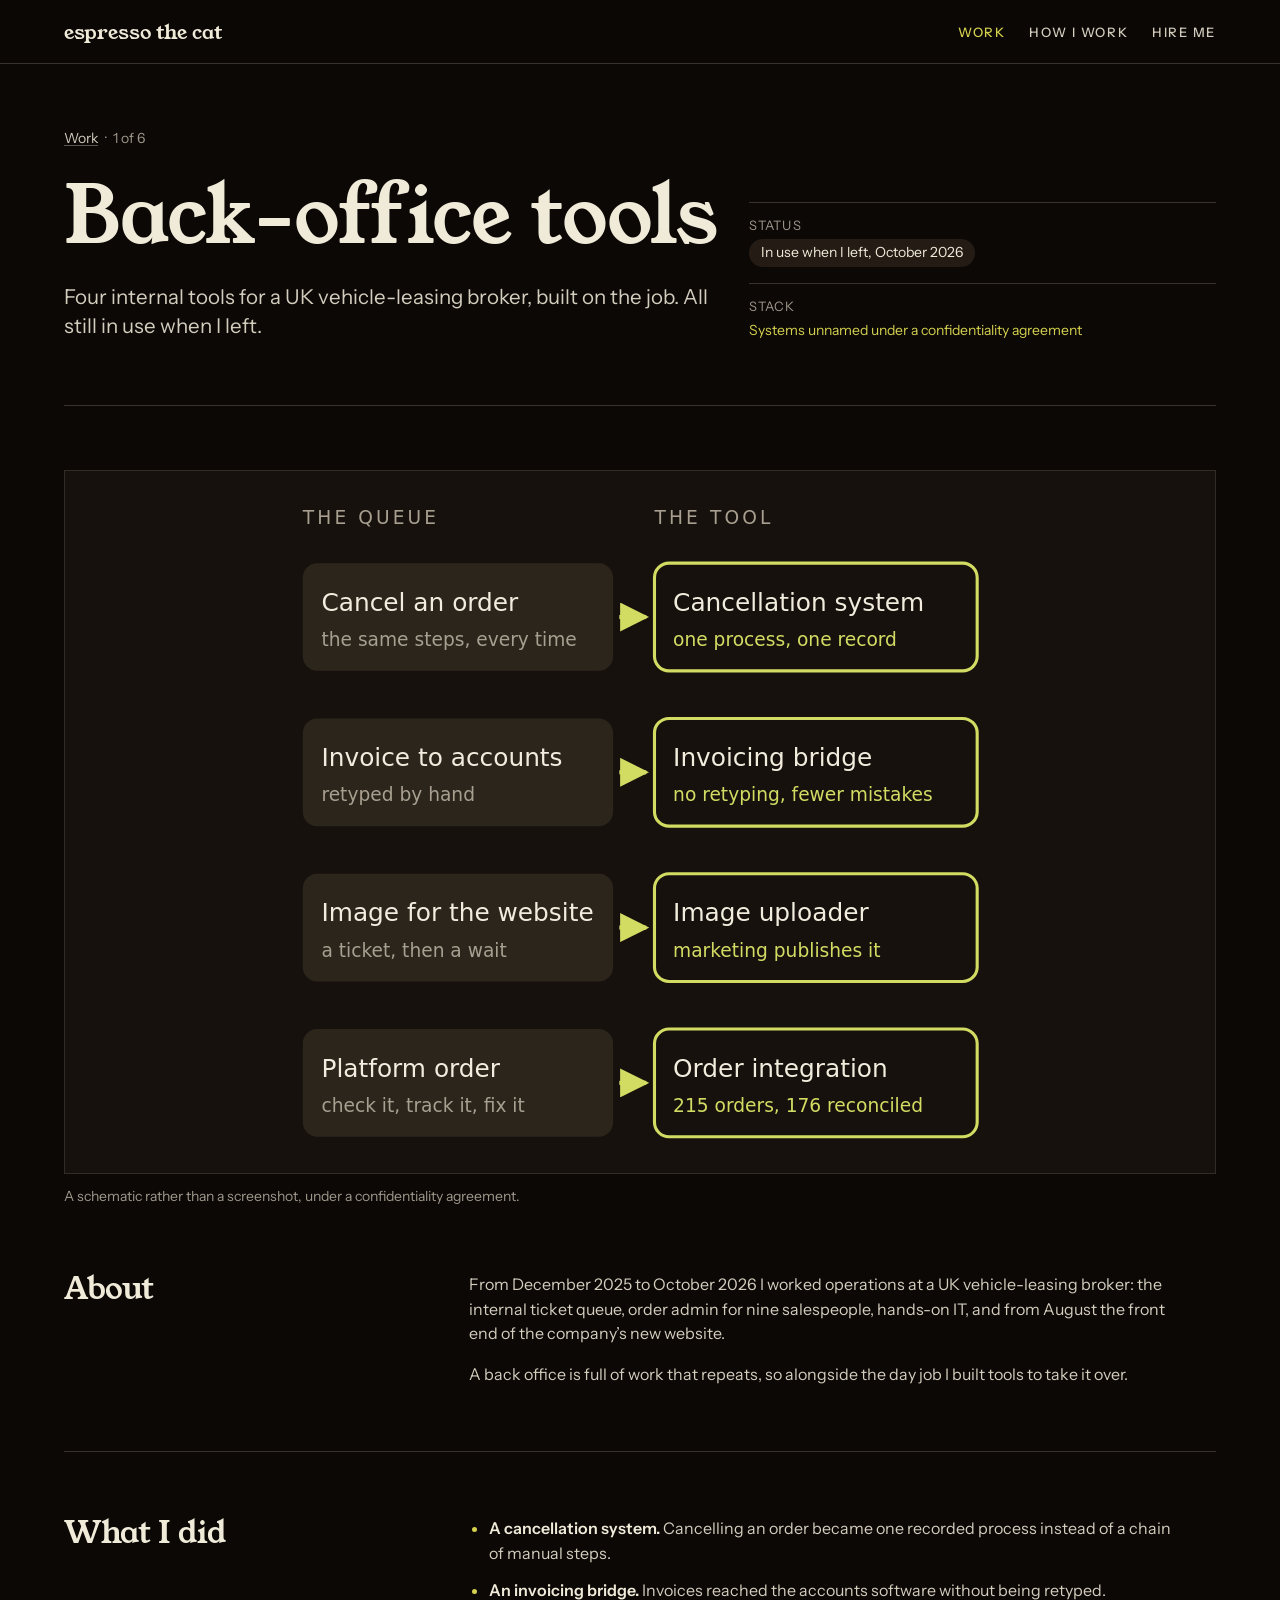
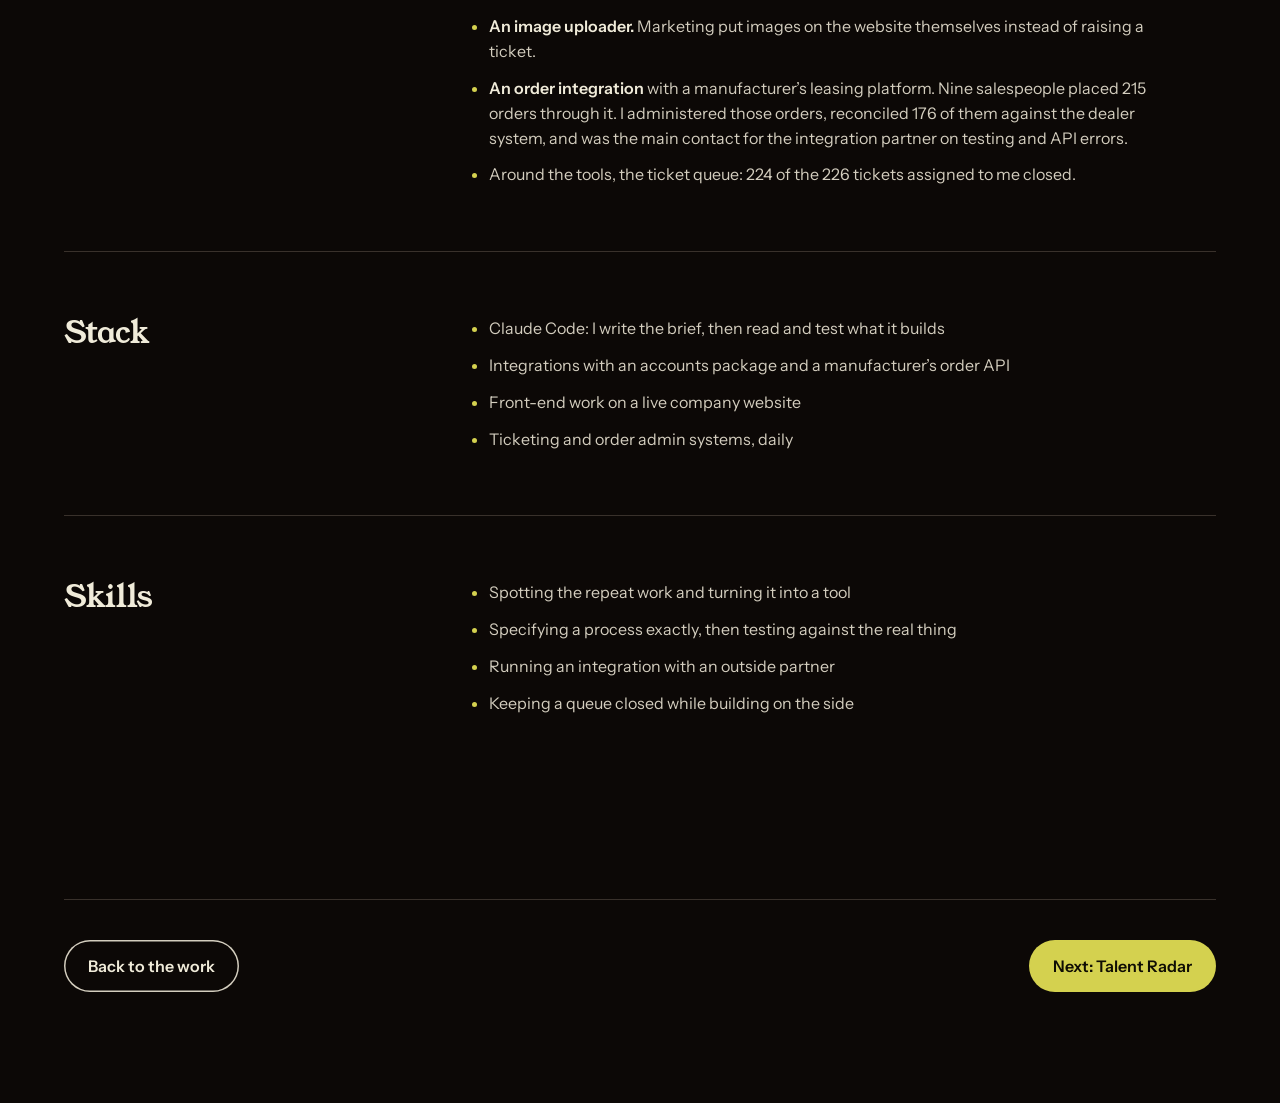
<file: work/back-office.html>
<!doctype html>
<html lang="en-GB">
<head>
<meta charset="utf-8">
<meta name="viewport" content="width=device-width, initial-scale=1">
<title>Back-office tools · Espresso the cat</title>
<meta name="description" content="Four internal tools for a UK vehicle-leasing broker, built on the job. All still in use when I left.">
<meta name="theme-color" content="#1a1611">
<meta property="og:type" content="article">
<meta property="og:title" content="Back-office tools · Espresso the cat">
<meta property="og:description" content="Four internal tools for a UK vehicle-leasing broker, built on the job. All still in use when I left.">
<meta property="og:image" content="https://espressothecat.com/assets/three-body-still.jpg">
<meta property="og:url" content="https://espressothecat.com/work/back-office.html">
<link rel="canonical" href="https://espressothecat.com/work/back-office.html">
<link rel="icon" href="/assets/favicon.svg" type="image/svg+xml">
<link rel="stylesheet" href="/style.css">
<script>document.documentElement.classList.add('js');</script>
</head>
<body class="case">
<a class="skip" href="#main">Skip to the content</a>
<header class="nav">
  <div class="container">
    <a class="wordmark" href="/" aria-label="Espresso the cat, home">espresso the cat</a>
    <ul>
      <li><a href="/#work" class="is-current">Work</a></li>
      <li><a href="/#how">How I work</a></li>
      <li><a href="/#hire">Hire me</a></li>
    </ul>
  </div>
</header>

<main id="main" class="container">
  <header class="case-head">
    <div>
      <p class="eyebrow"><a href="/#work">Work</a> <span aria-hidden="true">&middot;</span> 1 of 6</p>
      <h1>Back-office tools</h1>
      <p class="lead">Four internal tools for a UK vehicle-leasing broker, built on the job. All still in use when I left.</p>
    </div>
    <dl class="case-meta">
      <div><dt>Status</dt><dd><span class="chip">In use when I left, October 2026</span></dd></div>
      <div><dt>Stack</dt><dd class="stack">Systems unnamed under a confidentiality agreement</dd></div>
    </dl>
  </header>
  <figure class="case-hero case-hero--schematic"><picture><source media="(max-width: 40rem)" srcset="/assets/back-office-tools-phone.svg" width="700" height="680"><img src="/assets/back-office-tools.svg" width="1400" height="680" alt="A schematic: four kinds of repeat work on the left, each with an arrow to the tool that took it over"></picture><figcaption>A schematic rather than a screenshot, under a confidentiality agreement.</figcaption></figure>
  <div class="case-body">
<section class="case-section" aria-labelledby="s0"><h2 id="s0">About</h2><div class="case-section__body"><p>From December 2025 to October 2026 I worked operations at a UK vehicle-leasing broker: the internal ticket queue, order admin for nine salespeople, hands-on IT, and from August the front end of the company’s new website.</p><p>A back office is full of work that repeats, so alongside the day job I built tools to take it over.</p></div></section>
<section class="case-section" aria-labelledby="s1"><h2 id="s1">What I did</h2><div class="case-section__body"><ul><li><strong>A cancellation system.</strong> Cancelling an order became one recorded process instead of a chain of manual steps.</li><li><strong>An invoicing bridge.</strong> Invoices reached the accounts software without being retyped.</li><li><strong>An image uploader.</strong> Marketing put images on the website themselves instead of raising a ticket.</li><li><strong>An order integration</strong> with a manufacturer’s leasing platform. Nine salespeople placed 215 orders through it. I administered those orders, reconciled 176 of them against the dealer system, and was the main contact for the integration partner on testing and API errors.</li><li>Around the tools, the ticket queue: 224 of the 226 tickets assigned to me closed.</li></ul></div></section>
<section class="case-section" aria-labelledby="s2"><h2 id="s2">Stack</h2><div class="case-section__body"><ul><li>Claude Code: I write the brief, then read and test what it builds</li><li>Integrations with an accounts package and a manufacturer’s order API</li><li>Front-end work on a live company website</li><li>Ticketing and order admin systems, daily</li></ul></div></section>
<section class="case-section" aria-labelledby="s3"><h2 id="s3">Skills</h2><div class="case-section__body"><ul><li>Spotting the repeat work and turning it into a tool</li><li>Specifying a process exactly, then testing against the real thing</li><li>Running an integration with an outside partner</li><li>Keeping a queue closed while building on the side</li></ul></div></section>
  </div>
  
  <nav class="case-foot" aria-label="More work"><a class="btn btn--quiet" href="/#work">Back to the work</a><a class="btn btn--primary" href="/work/talent-radar.html">Next: Talent Radar</a></nav>
</main>

<footer class="footer footer--slim">
  <div class="container">
    <p class="footer__mast">espresso the cat</p>
    <div class="footer__links">
      <a href="https://github.com/beartreeuk">GitHub</a>
      <a href="mailto:hello@espressothecat.com">hello@espressothecat.com</a>
      <a href="/work/this-site.html">How this site was made</a>
      <small>Every screenshot and demo uses made-up data or public game data.</small>
    </div>
  </div>
</footer>
<script data-goatcounter="https://espressothecat.goatcounter.com/count" async src="//gc.zgo.at/count.js"></script>
</body>
</html>
</file>
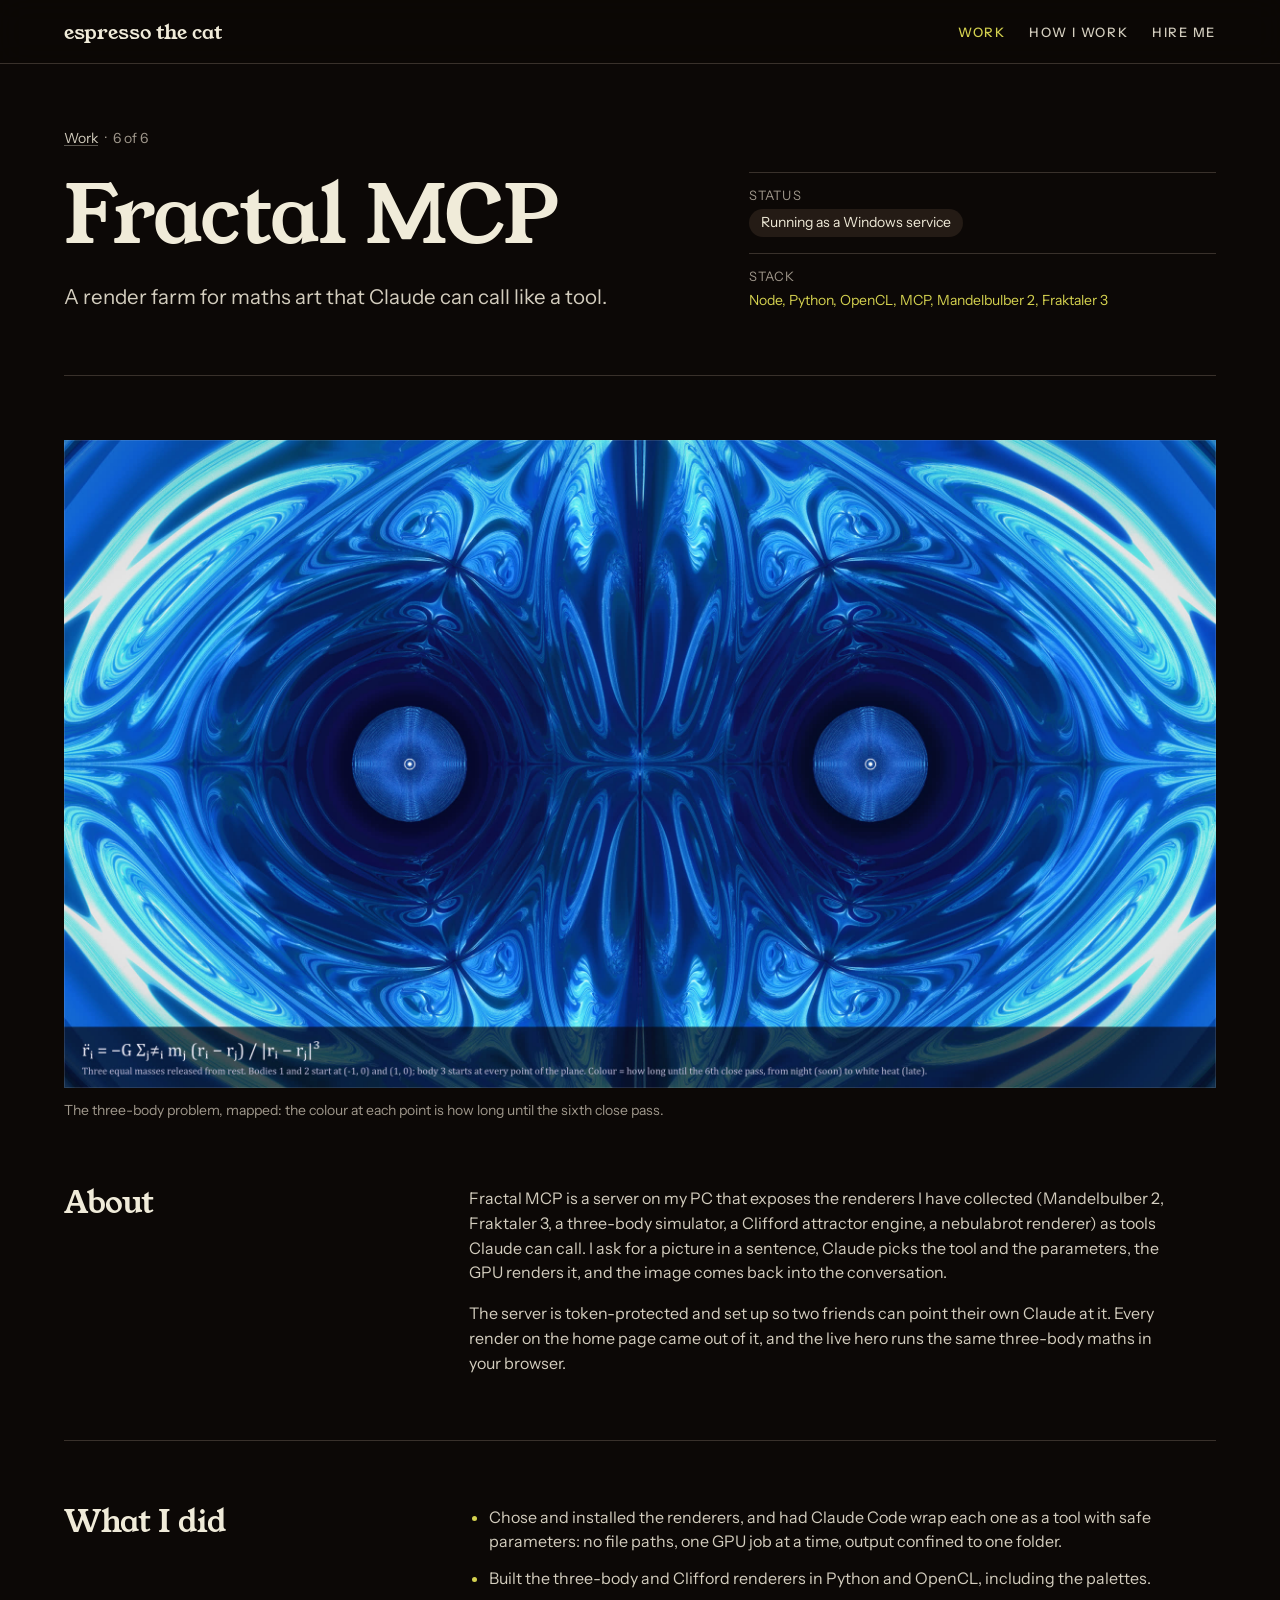
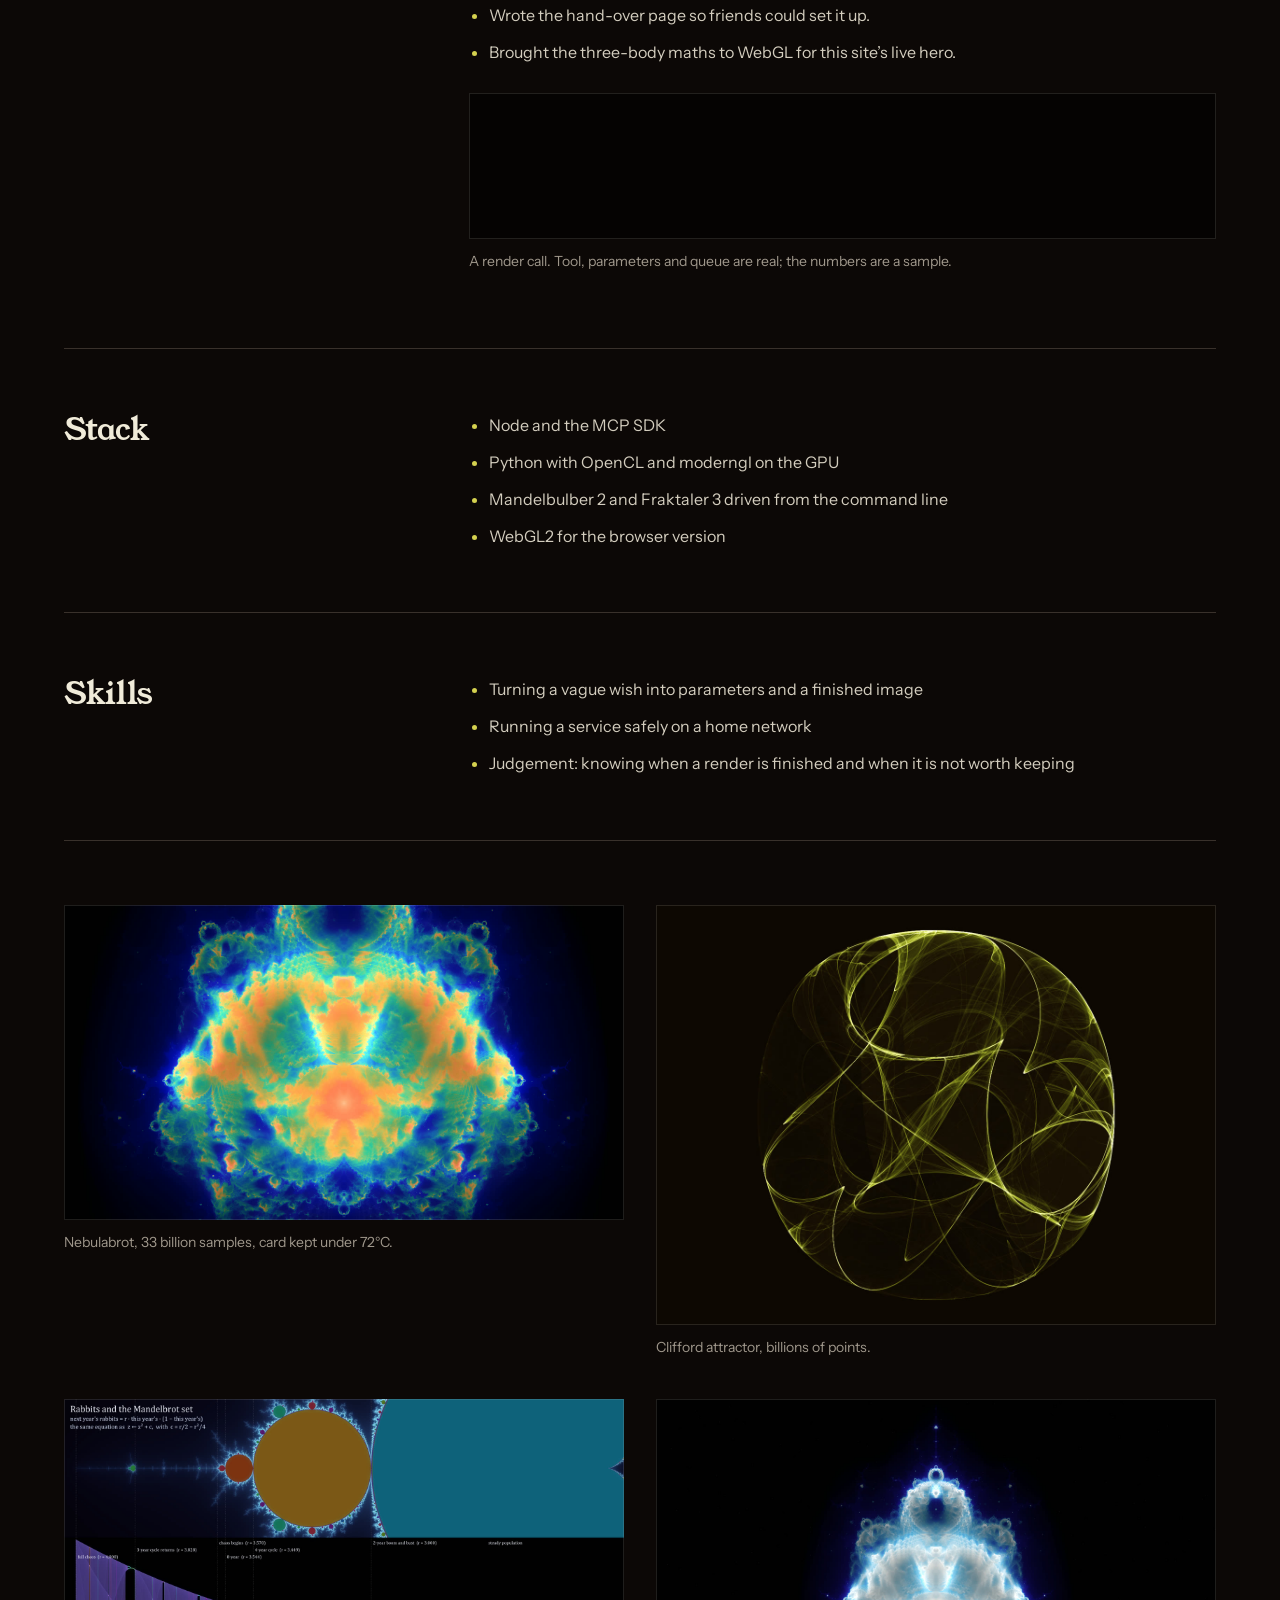
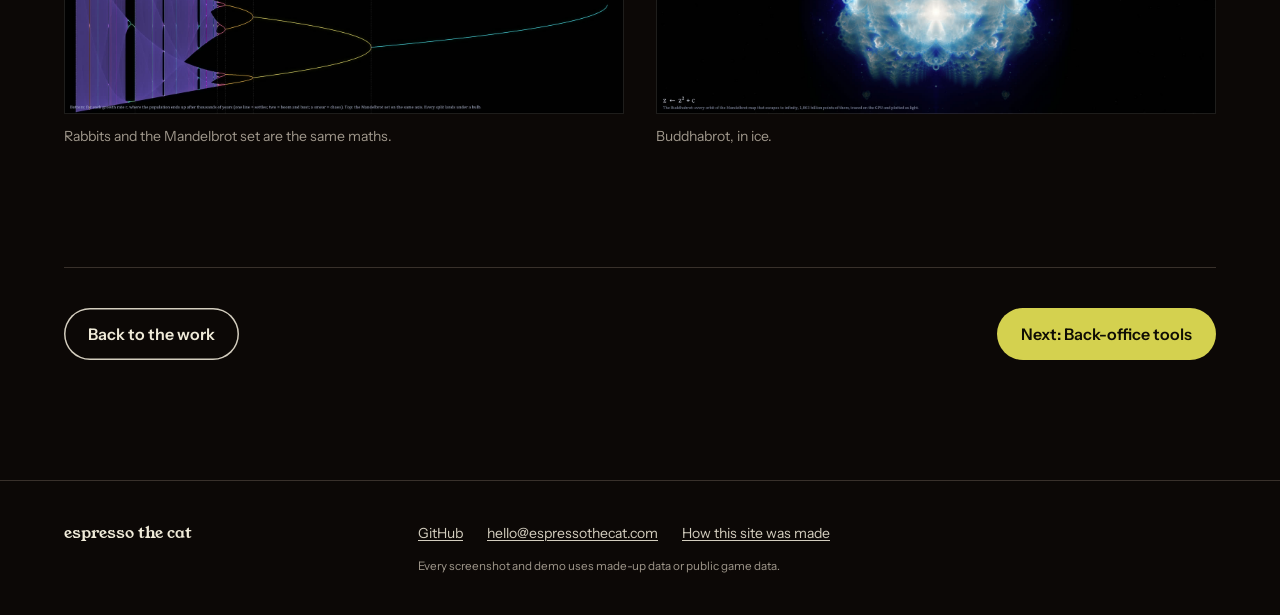
<file: work/fractal-mcp.html>
<!doctype html>
<html lang="en-GB">
<head>
<meta charset="utf-8">
<meta name="viewport" content="width=device-width, initial-scale=1">
<title>Fractal MCP · Espresso the cat</title>
<meta name="description" content="A render farm for maths art that Claude can call like a tool.">
<meta name="theme-color" content="#1a1611">
<meta property="og:type" content="article">
<meta property="og:title" content="Fractal MCP · Espresso the cat">
<meta property="og:description" content="A render farm for maths art that Claude can call like a tool.">
<meta property="og:image" content="https://espressothecat.com/assets/three-body.jpg">
<meta property="og:url" content="https://espressothecat.com/work/fractal-mcp.html">
<link rel="canonical" href="https://espressothecat.com/work/fractal-mcp.html">
<link rel="icon" href="/assets/favicon.svg" type="image/svg+xml">
<link rel="stylesheet" href="/style.css">
<script>document.documentElement.classList.add('js');</script>
</head>
<body class="case">
<a class="skip" href="#main">Skip to the content</a>
<header class="nav">
  <div class="container">
    <a class="wordmark" href="/" aria-label="Espresso the cat, home">espresso the cat</a>
    <ul>
      <li><a href="/#work" class="is-current">Work</a></li>
      <li><a href="/#how">How I work</a></li>
      <li><a href="/#hire">Hire me</a></li>
    </ul>
  </div>
</header>

<main id="main" class="container">
  <header class="case-head">
    <div>
      <p class="eyebrow"><a href="/#work">Work</a> <span aria-hidden="true">&middot;</span> 6 of 6</p>
      <h1>Fractal MCP</h1>
      <p class="lead">A render farm for maths art that Claude can call like a tool.</p>
    </div>
    <dl class="case-meta">
      <div><dt>Status</dt><dd><span class="chip">Running as a Windows service</span></dd></div>
      <div><dt>Stack</dt><dd class="stack">Node, Python, OpenCL, MCP, Mandelbulber 2, Fraktaler 3</dd></div>
    </dl>
  </header>
  <figure class="case-hero"><img src="/assets/three-body.jpg" alt="A symmetrical blue fractal of swirling bands around two bright discs" loading="eager"><figcaption>The three-body problem, mapped: the colour at each point is how long until the sixth close pass.</figcaption></figure>
  <div class="case-body">
<section class="case-section" aria-labelledby="s0"><h2 id="s0">About</h2><div class="case-section__body"><p>Fractal MCP is a server on my PC that exposes the renderers I have collected (Mandelbulber 2, Fraktaler 3, a three-body simulator, a Clifford attractor engine, a nebulabrot renderer) as tools Claude can call. I ask for a picture in a sentence, Claude picks the tool and the parameters, the GPU renders it, and the image comes back into the conversation.</p><p>The server is token-protected and set up so two friends can point their own Claude at it. Every render on the home page came out of it, and the live hero runs the same three-body maths in your browser.</p></div></section>
<section class="case-section" aria-labelledby="s1"><h2 id="s1">What I did</h2><div class="case-section__body"><ul><li>Chose and installed the renderers, and had Claude Code wrap each one as a tool with safe parameters: no file paths, one GPU job at a time, output confined to one folder.</li><li>Built the three-body and Clifford renderers in Python and OpenCL, including the palettes.</li><li>Wrote the hand-over page so friends could set it up.</li><li>Brought the three-body maths to WebGL for this site’s live hero.</li></ul><figure class="term"><pre class="term__screen"><code><span class="line line--in">&gt; render a clifford attractor in espresso’s eye colour, silk-like, 4k</span>
<span class="line">fractal.clifford  a=-1.7 b=1.3 c=-0.1 d=-1.2  palette=espresso  size=3840x2160</span>
<span class="line">  queued, 1 of 1 · GPU · 1.2 billion points</span>
<span class="line">  done in 9 s → out/clifford-0412.png</span>
<span class="line line--ok">Image attached. Want it looser, tighter, or another seed?</span></code></pre><figcaption>A render call. Tool, parameters and queue are real; the numbers are a sample.</figcaption></figure></div></section>
<section class="case-section" aria-labelledby="s2"><h2 id="s2">Stack</h2><div class="case-section__body"><ul><li>Node and the MCP SDK</li><li>Python with OpenCL and moderngl on the GPU</li><li>Mandelbulber 2 and Fraktaler 3 driven from the command line</li><li>WebGL2 for the browser version</li></ul></div></section>
<section class="case-section" aria-labelledby="s3"><h2 id="s3">Skills</h2><div class="case-section__body"><ul><li>Turning a vague wish into parameters and a finished image</li><li>Running a service safely on a home network</li><li>Judgement: knowing when a render is finished and when it is not worth keeping</li></ul></div></section>
  </div>
  <section class="case-gallery-section" aria-label="Gallery"><div class="case-gallery"><figure><img src="/assets/nebulabrot.jpg" alt="A glowing orange and teal cloud shape on dark blue, mirrored left to right" loading="lazy"><figcaption>Nebulabrot, 33 billion samples, card kept under 72°C.</figcaption></figure><figure><img src="/assets/clifford-3.jpg" alt="A ball of fine yellow-green threads looping over each other" loading="lazy"><figcaption>Clifford attractor, billions of points.</figcaption></figure><figure><img src="/assets/rabbits.jpg" alt="The Mandelbrot set above a chart of rabbit populations, each split lining up under a bulb" loading="lazy"><figcaption>Rabbits and the Mandelbrot set are the same maths.</figcaption></figure><figure><img src="/assets/nebulabrot-ice.jpg" alt="A pale blue glowing Mandelbrot shape on black" loading="lazy"><figcaption>Buddhabrot, in ice.</figcaption></figure></div></section>

  <nav class="case-foot" aria-label="More work"><a class="btn btn--quiet" href="/#work">Back to the work</a><a class="btn btn--primary" href="/work/back-office.html">Next: Back-office tools</a></nav>
</main>

<footer class="footer footer--slim">
  <div class="container">
    <p class="footer__mast">espresso the cat</p>
    <div class="footer__links">
      <a href="https://github.com/beartreeuk">GitHub</a>
      <a href="mailto:hello@espressothecat.com">hello@espressothecat.com</a>
      <a href="/work/this-site.html">How this site was made</a>
      <small>Every screenshot and demo uses made-up data or public game data.</small>
    </div>
  </div>
</footer>
<script data-goatcounter="https://espressothecat.goatcounter.com/count" async src="//gc.zgo.at/count.js"></script>
</body>
</html>
</file>
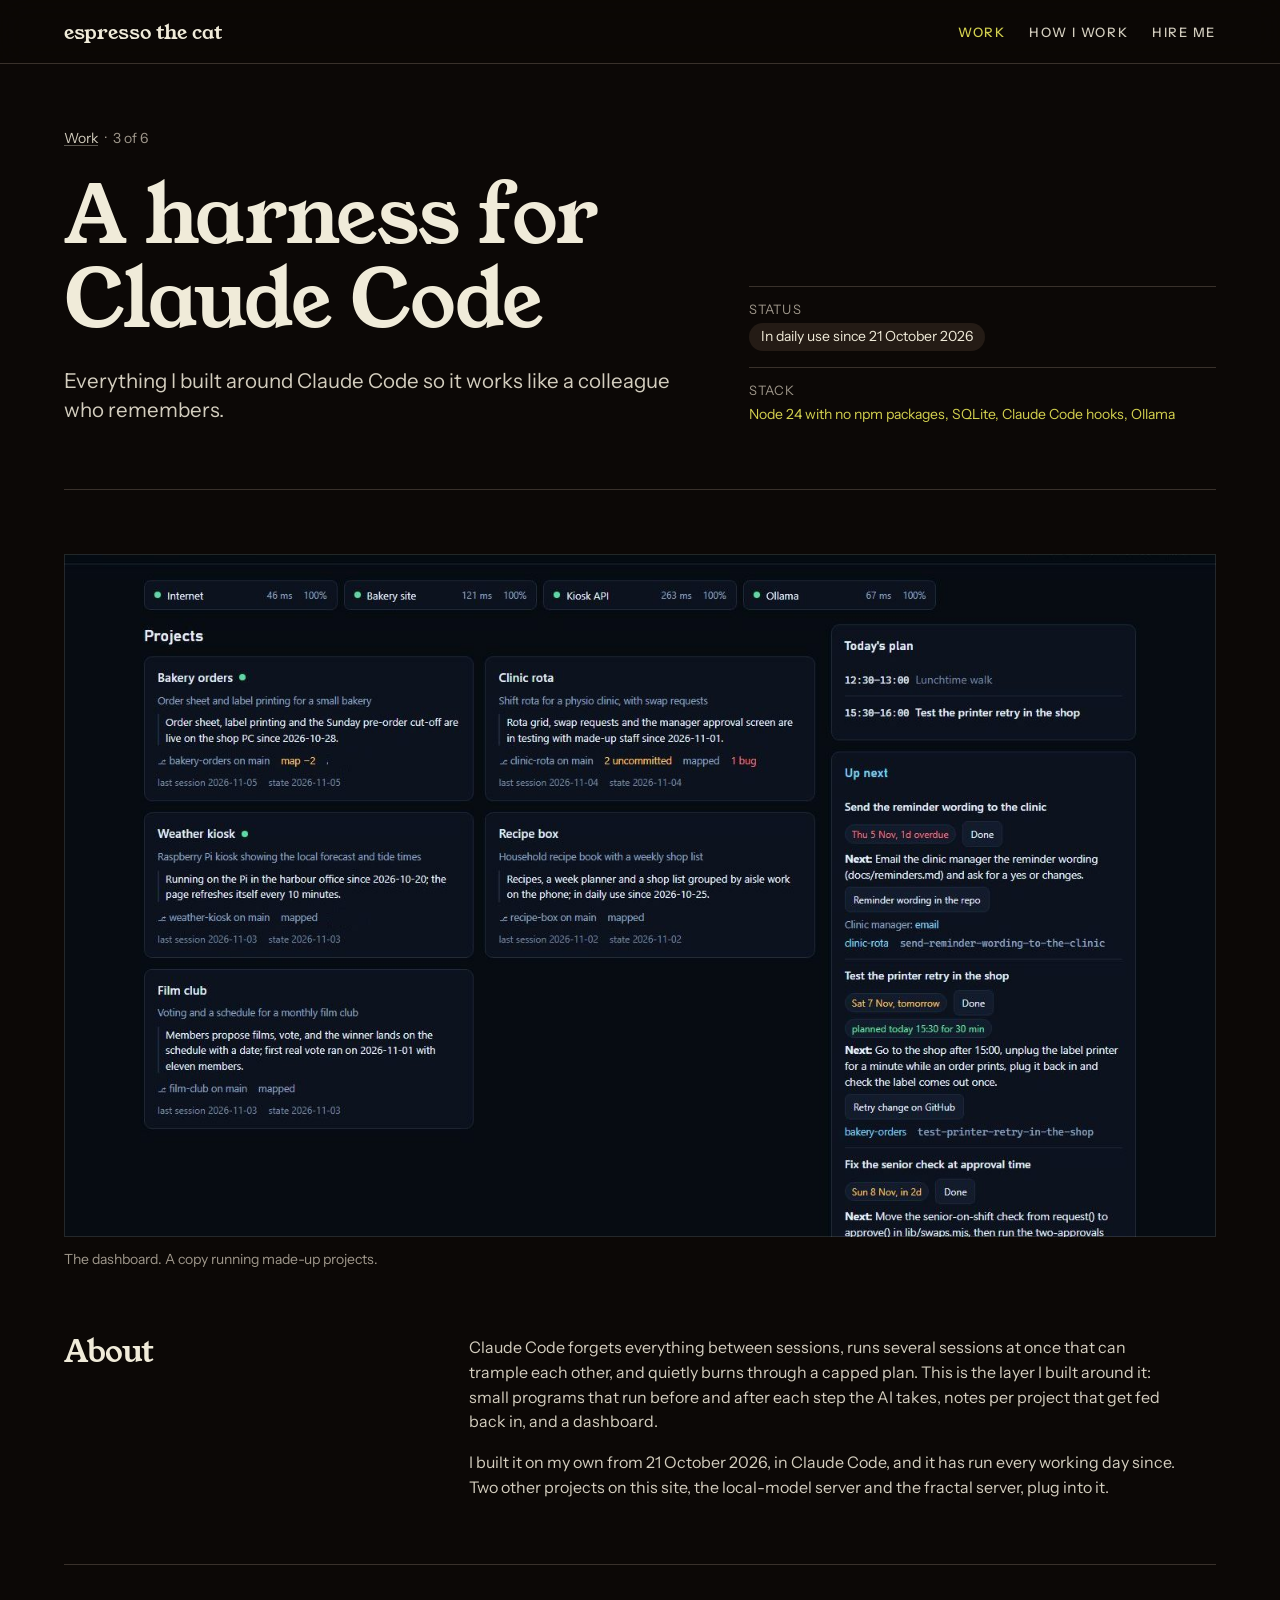
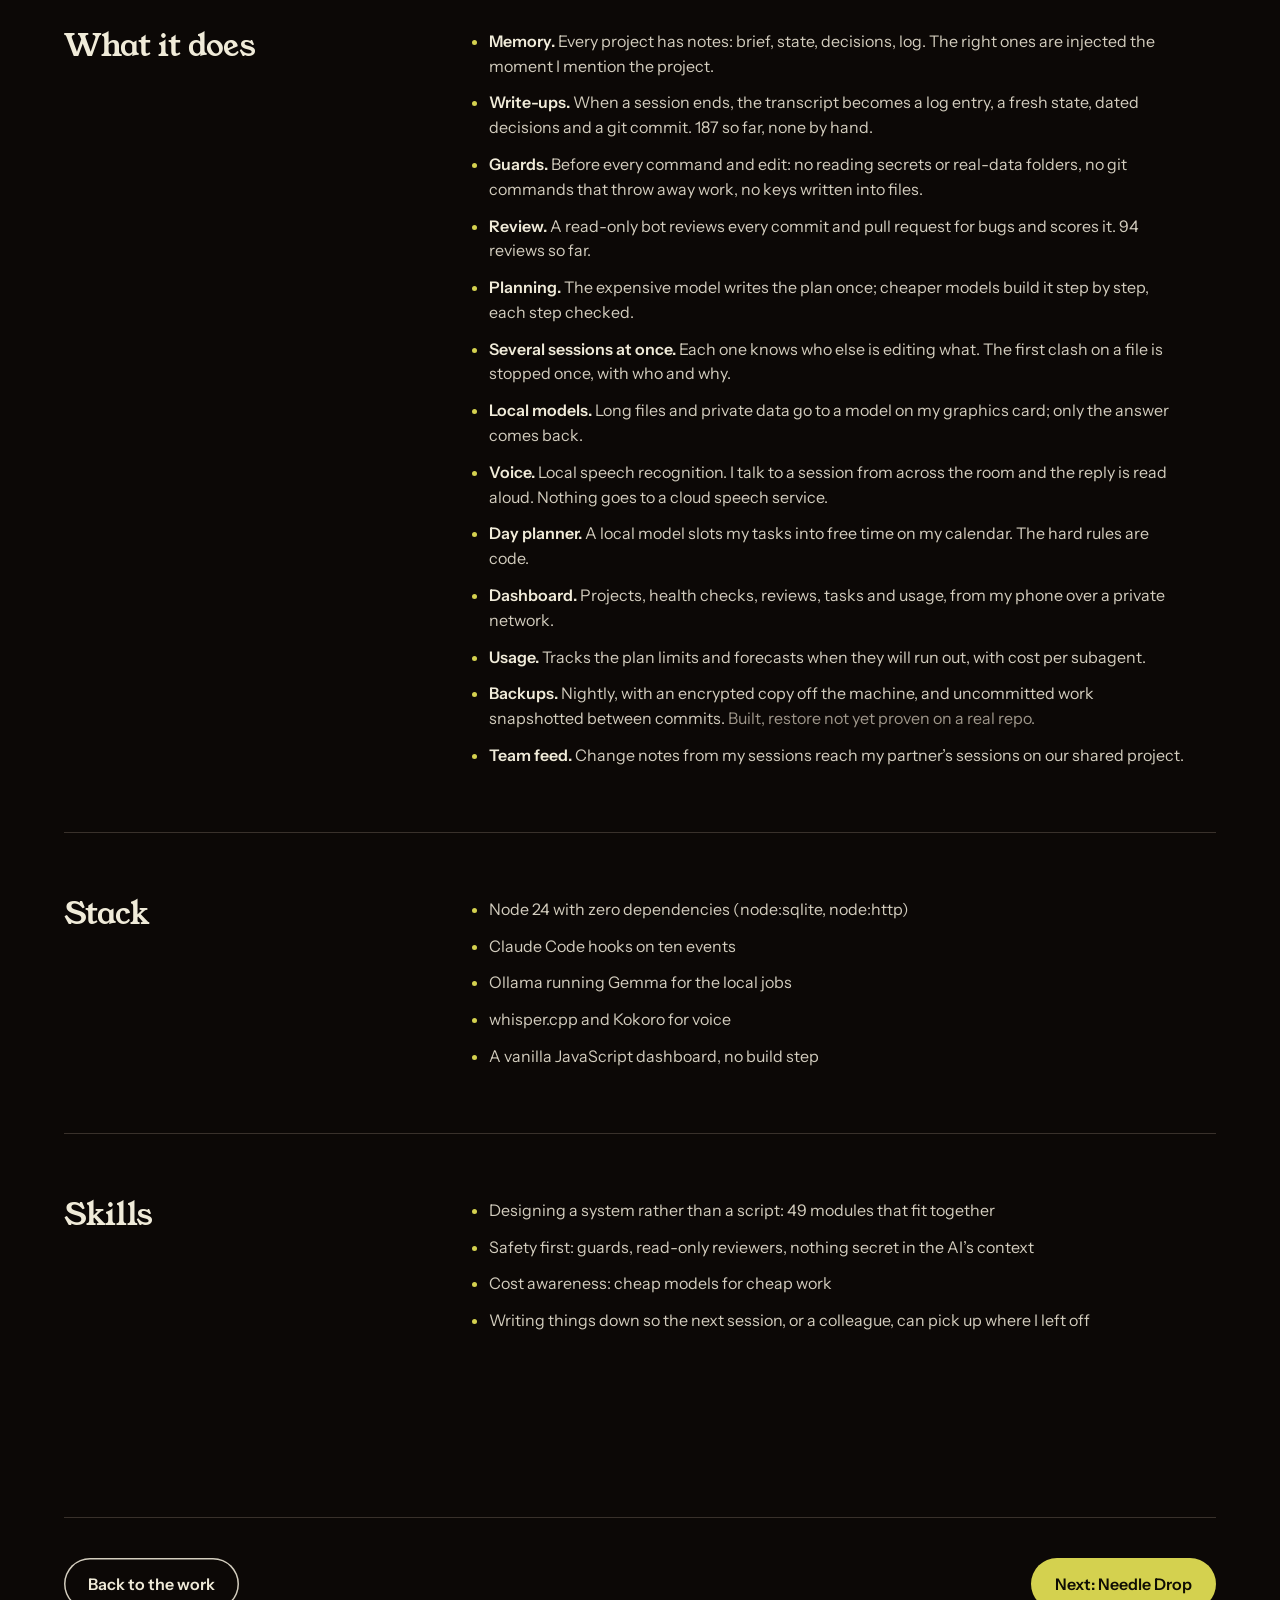
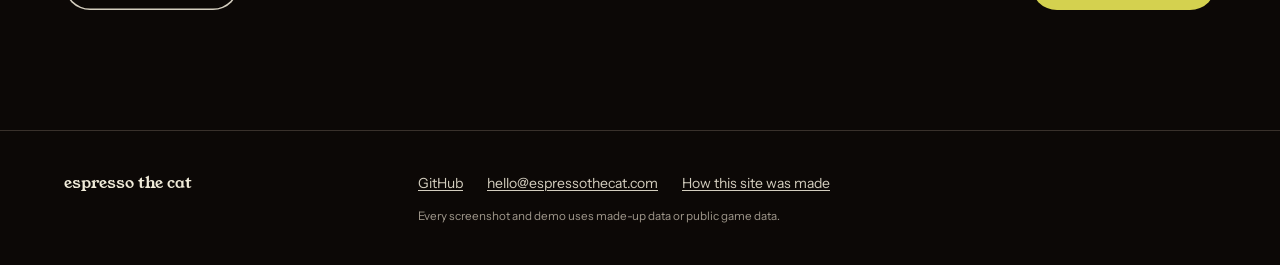
<file: work/harness.html>
<!doctype html>
<html lang="en-GB">
<head>
<meta charset="utf-8">
<meta name="viewport" content="width=device-width, initial-scale=1">
<title>A harness for Claude Code · Espresso the cat</title>
<meta name="description" content="Everything I built around Claude Code so it works like a colleague who remembers.">
<meta name="theme-color" content="#1a1611">
<meta property="og:type" content="article">
<meta property="og:title" content="A harness for Claude Code · Espresso the cat">
<meta property="og:description" content="Everything I built around Claude Code so it works like a colleague who remembers.">
<meta property="og:image" content="https://espressothecat.com/assets/harness-overview.jpg">
<meta property="og:url" content="https://espressothecat.com/work/harness.html">
<link rel="canonical" href="https://espressothecat.com/work/harness.html">
<link rel="icon" href="/assets/favicon.svg" type="image/svg+xml">
<link rel="stylesheet" href="/style.css">
<script>document.documentElement.classList.add('js');</script>
</head>
<body class="case">
<a class="skip" href="#main">Skip to the content</a>
<header class="nav">
  <div class="container">
    <a class="wordmark" href="/" aria-label="Espresso the cat, home">espresso the cat</a>
    <ul>
      <li><a href="/#work" class="is-current">Work</a></li>
      <li><a href="/#how">How I work</a></li>
      <li><a href="/#hire">Hire me</a></li>
    </ul>
  </div>
</header>

<main id="main" class="container">
  <header class="case-head">
    <div>
      <p class="eyebrow"><a href="/#work">Work</a> <span aria-hidden="true">&middot;</span> 3 of 6</p>
      <h1>A harness for Claude Code</h1>
      <p class="lead">Everything I built around Claude Code so it works like a colleague who remembers.</p>
    </div>
    <dl class="case-meta">
      <div><dt>Status</dt><dd><span class="chip">In daily use since 21 October 2026</span></dd></div>
      <div><dt>Stack</dt><dd class="stack">Node 24 with no npm packages, SQLite, Claude Code hooks, Ollama</dd></div>
    </dl>
  </header>
  <figure class="case-hero"><img src="/assets/harness-overview.jpg" alt="A dark dashboard showing five project cards, health checks, today’s plan and a list of what is up next" loading="eager"><figcaption>The dashboard. A copy running made-up projects.</figcaption></figure>
  <div class="case-body">
<section class="case-section" aria-labelledby="s0"><h2 id="s0">About</h2><div class="case-section__body"><p>Claude Code forgets everything between sessions, runs several sessions at once that can trample each other, and quietly burns through a capped plan. This is the layer I built around it: small programs that run before and after each step the AI takes, notes per project that get fed back in, and a dashboard.</p><p>I built it on my own from 21 October 2026, in Claude Code, and it has run every working day since. Two other projects on this site, the local-model server and the fractal server, plug into it.</p></div></section>
<section class="case-section" aria-labelledby="s1"><h2 id="s1">What it does</h2><div class="case-section__body"><ul><li><strong>Memory.</strong> Every project has notes: brief, state, decisions, log. The right ones are injected the moment I mention the project.</li><li><strong>Write-ups.</strong> When a session ends, the transcript becomes a log entry, a fresh state, dated decisions and a git commit. 187 so far, none by hand.</li><li><strong>Guards.</strong> Before every command and edit: no reading secrets or real-data folders, no git commands that throw away work, no keys written into files.</li><li><strong>Review.</strong> A read-only bot reviews every commit and pull request for bugs and scores it. 94 reviews so far.</li><li><strong>Planning.</strong> The expensive model writes the plan once; cheaper models build it step by step, each step checked.</li><li><strong>Several sessions at once.</strong> Each one knows who else is editing what. The first clash on a file is stopped once, with who and why.</li><li><strong>Local models.</strong> Long files and private data go to a model on my graphics card; only the answer comes back.</li><li><strong>Voice.</strong> Local speech recognition. I talk to a session from across the room and the reply is read aloud. Nothing goes to a cloud speech service.</li><li><strong>Day planner.</strong> A local model slots my tasks into free time on my calendar. The hard rules are code.</li><li><strong>Dashboard.</strong> Projects, health checks, reviews, tasks and usage, from my phone over a private network.</li><li><strong>Usage.</strong> Tracks the plan limits and forecasts when they will run out, with cost per subagent.</li><li><strong>Backups.</strong> Nightly, with an encrypted copy off the machine, and uncommitted work snapshotted between commits. <em class="unproven">Built, restore not yet proven on a real repo.</em></li><li><strong>Team feed.</strong> Change notes from my sessions reach my partner’s sessions on our shared project.</li></ul></div></section>
<section class="case-section" aria-labelledby="s2"><h2 id="s2">Stack</h2><div class="case-section__body"><ul><li>Node 24 with zero dependencies (node:sqlite, node:http)</li><li>Claude Code hooks on ten events</li><li>Ollama running Gemma for the local jobs</li><li>whisper.cpp and Kokoro for voice</li><li>A vanilla JavaScript dashboard, no build step</li></ul></div></section>
<section class="case-section" aria-labelledby="s3"><h2 id="s3">Skills</h2><div class="case-section__body"><ul><li>Designing a system rather than a script: 49 modules that fit together</li><li>Safety first: guards, read-only reviewers, nothing secret in the AI’s context</li><li>Cost awareness: cheap models for cheap work</li><li>Writing things down so the next session, or a colleague, can pick up where I left off</li></ul></div></section>
  </div>
  
  <nav class="case-foot" aria-label="More work"><a class="btn btn--quiet" href="/#work">Back to the work</a><a class="btn btn--primary" href="/work/needle-drop.html">Next: Needle Drop</a></nav>
</main>

<footer class="footer footer--slim">
  <div class="container">
    <p class="footer__mast">espresso the cat</p>
    <div class="footer__links">
      <a href="https://github.com/beartreeuk">GitHub</a>
      <a href="mailto:hello@espressothecat.com">hello@espressothecat.com</a>
      <a href="/work/this-site.html">How this site was made</a>
      <small>Every screenshot and demo uses made-up data or public game data.</small>
    </div>
  </div>
</footer>
<script data-goatcounter="https://espressothecat.goatcounter.com/count" async src="//gc.zgo.at/count.js"></script>
</body>
</html>
</file>
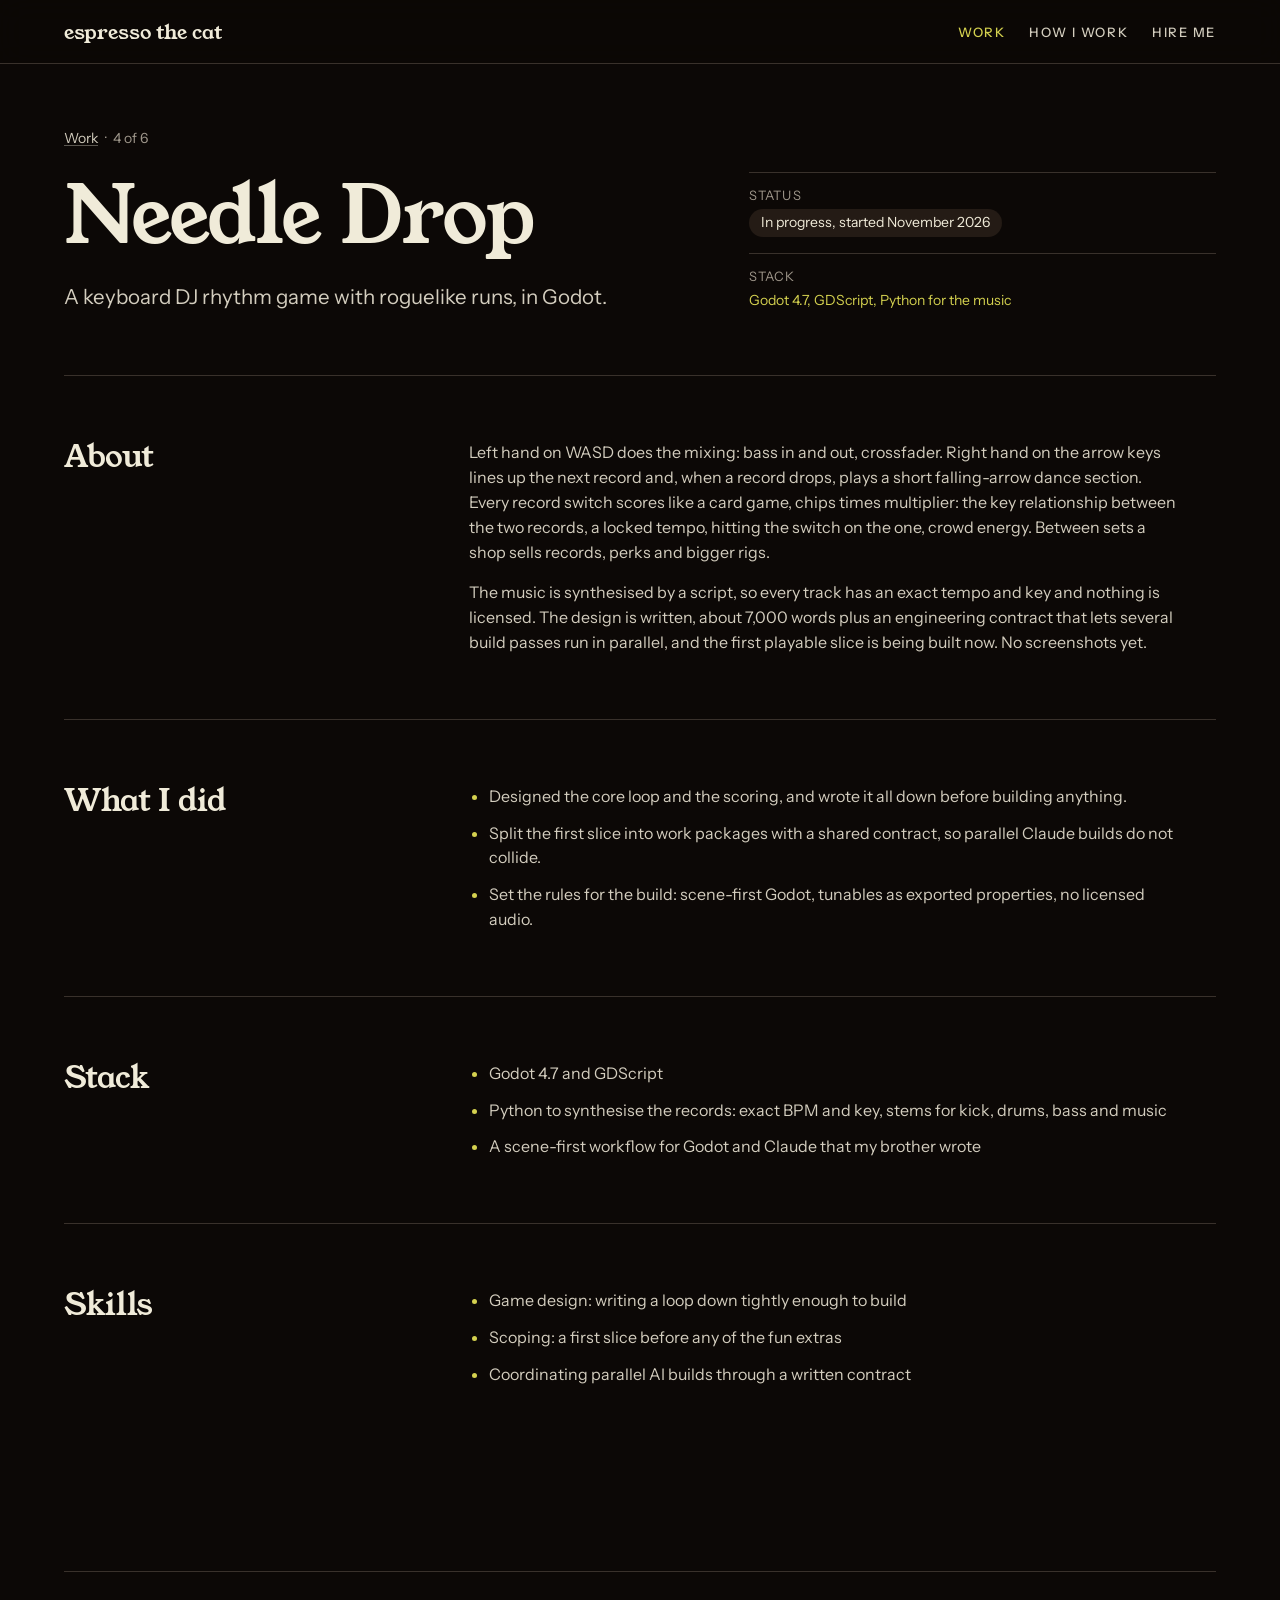
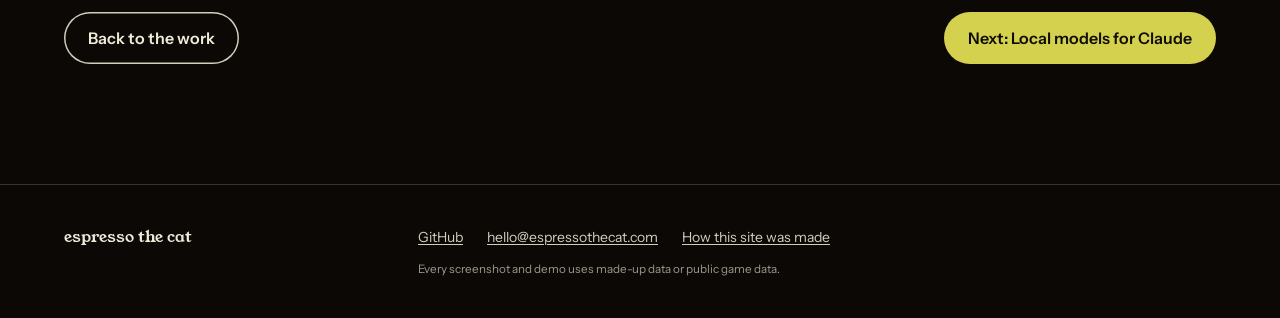
<file: work/needle-drop.html>
<!doctype html>
<html lang="en-GB">
<head>
<meta charset="utf-8">
<meta name="viewport" content="width=device-width, initial-scale=1">
<title>Needle Drop · Espresso the cat</title>
<meta name="description" content="A keyboard DJ rhythm game with roguelike runs, in Godot.">
<meta name="theme-color" content="#1a1611">
<meta property="og:type" content="article">
<meta property="og:title" content="Needle Drop · Espresso the cat">
<meta property="og:description" content="A keyboard DJ rhythm game with roguelike runs, in Godot.">
<meta property="og:image" content="https://espressothecat.com/assets/three-body-still.jpg">
<meta property="og:url" content="https://espressothecat.com/work/needle-drop.html">
<link rel="canonical" href="https://espressothecat.com/work/needle-drop.html">
<link rel="icon" href="/assets/favicon.svg" type="image/svg+xml">
<link rel="stylesheet" href="/style.css">
<script>document.documentElement.classList.add('js');</script>
</head>
<body class="case">
<a class="skip" href="#main">Skip to the content</a>
<header class="nav">
  <div class="container">
    <a class="wordmark" href="/" aria-label="Espresso the cat, home">espresso the cat</a>
    <ul>
      <li><a href="/#work" class="is-current">Work</a></li>
      <li><a href="/#how">How I work</a></li>
      <li><a href="/#hire">Hire me</a></li>
    </ul>
  </div>
</header>

<main id="main" class="container">
  <header class="case-head">
    <div>
      <p class="eyebrow"><a href="/#work">Work</a> <span aria-hidden="true">&middot;</span> 4 of 6</p>
      <h1>Needle Drop</h1>
      <p class="lead">A keyboard DJ rhythm game with roguelike runs, in Godot.</p>
    </div>
    <dl class="case-meta">
      <div><dt>Status</dt><dd><span class="chip">In progress, started November 2026</span></dd></div>
      <div><dt>Stack</dt><dd class="stack">Godot 4.7, GDScript, Python for the music</dd></div>
    </dl>
  </header>
  
  <div class="case-body">
<section class="case-section" aria-labelledby="s0"><h2 id="s0">About</h2><div class="case-section__body"><p>Left hand on WASD does the mixing: bass in and out, crossfader. Right hand on the arrow keys lines up the next record and, when a record drops, plays a short falling-arrow dance section. Every record switch scores like a card game, chips times multiplier: the key relationship between the two records, a locked tempo, hitting the switch on the one, crowd energy. Between sets a shop sells records, perks and bigger rigs.</p><p>The music is synthesised by a script, so every track has an exact tempo and key and nothing is licensed. The design is written, about 7,000 words plus an engineering contract that lets several build passes run in parallel, and the first playable slice is being built now. No screenshots yet.</p></div></section>
<section class="case-section" aria-labelledby="s1"><h2 id="s1">What I did</h2><div class="case-section__body"><ul><li>Designed the core loop and the scoring, and wrote it all down before building anything.</li><li>Split the first slice into work packages with a shared contract, so parallel Claude builds do not collide.</li><li>Set the rules for the build: scene-first Godot, tunables as exported properties, no licensed audio.</li></ul></div></section>
<section class="case-section" aria-labelledby="s2"><h2 id="s2">Stack</h2><div class="case-section__body"><ul><li>Godot 4.7 and GDScript</li><li>Python to synthesise the records: exact BPM and key, stems for kick, drums, bass and music</li><li>A scene-first workflow for Godot and Claude that my brother wrote</li></ul></div></section>
<section class="case-section" aria-labelledby="s3"><h2 id="s3">Skills</h2><div class="case-section__body"><ul><li>Game design: writing a loop down tightly enough to build</li><li>Scoping: a first slice before any of the fun extras</li><li>Coordinating parallel AI builds through a written contract</li></ul></div></section>
  </div>
  
  <nav class="case-foot" aria-label="More work"><a class="btn btn--quiet" href="/#work">Back to the work</a><a class="btn btn--primary" href="/work/ollama-mcp.html">Next: Local models for Claude</a></nav>
</main>

<footer class="footer footer--slim">
  <div class="container">
    <p class="footer__mast">espresso the cat</p>
    <div class="footer__links">
      <a href="https://github.com/beartreeuk">GitHub</a>
      <a href="mailto:hello@espressothecat.com">hello@espressothecat.com</a>
      <a href="/work/this-site.html">How this site was made</a>
      <small>Every screenshot and demo uses made-up data or public game data.</small>
    </div>
  </div>
</footer>
<script data-goatcounter="https://espressothecat.goatcounter.com/count" async src="//gc.zgo.at/count.js"></script>
</body>
</html>
</file>
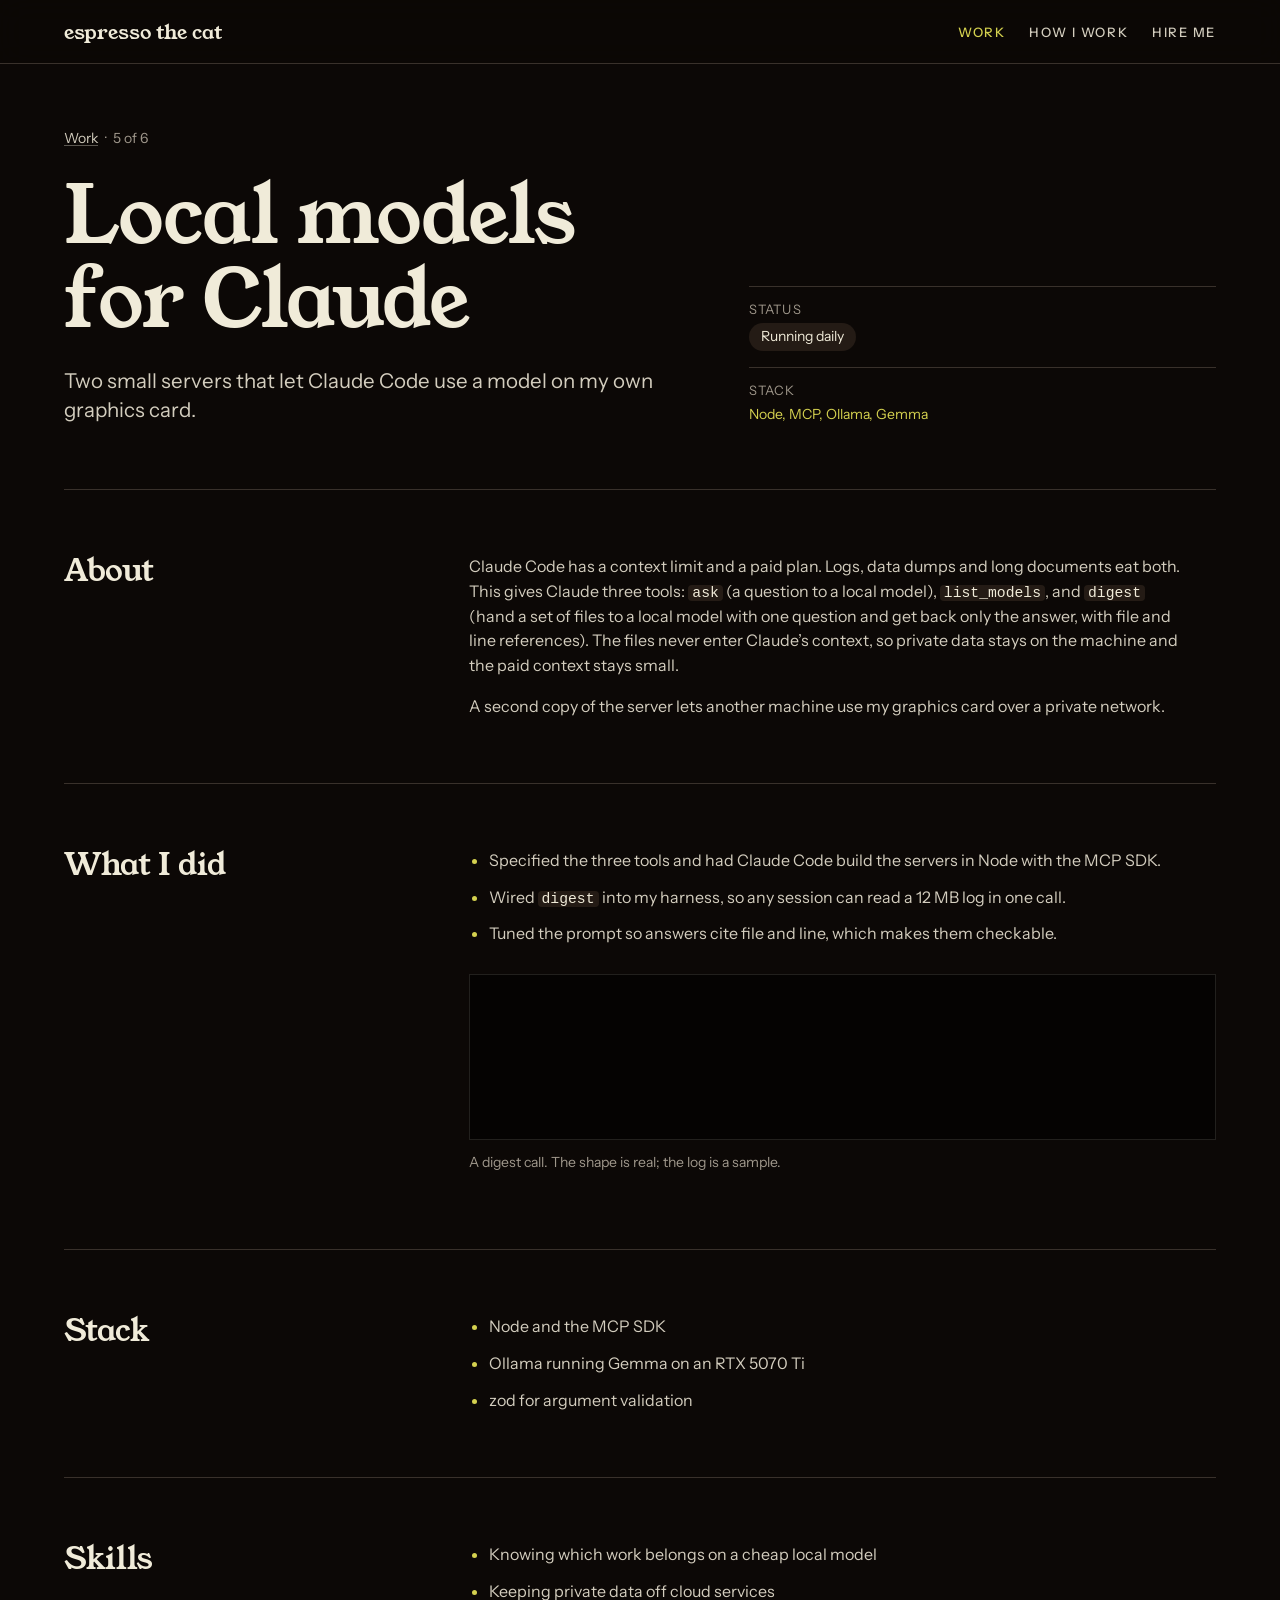
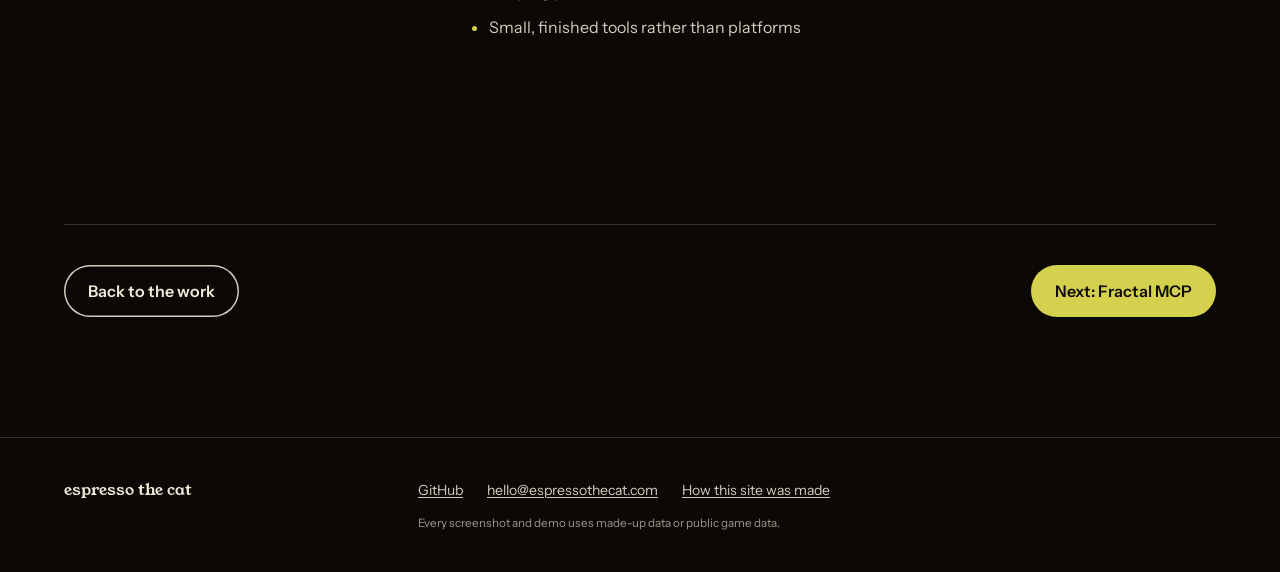
<file: work/ollama-mcp.html>
<!doctype html>
<html lang="en-GB">
<head>
<meta charset="utf-8">
<meta name="viewport" content="width=device-width, initial-scale=1">
<title>Local models for Claude · Espresso the cat</title>
<meta name="description" content="Two small servers that let Claude Code use a model on my own graphics card.">
<meta name="theme-color" content="#1a1611">
<meta property="og:type" content="article">
<meta property="og:title" content="Local models for Claude · Espresso the cat">
<meta property="og:description" content="Two small servers that let Claude Code use a model on my own graphics card.">
<meta property="og:image" content="https://espressothecat.com/assets/three-body-still.jpg">
<meta property="og:url" content="https://espressothecat.com/work/ollama-mcp.html">
<link rel="canonical" href="https://espressothecat.com/work/ollama-mcp.html">
<link rel="icon" href="/assets/favicon.svg" type="image/svg+xml">
<link rel="stylesheet" href="/style.css">
<script>document.documentElement.classList.add('js');</script>
</head>
<body class="case">
<a class="skip" href="#main">Skip to the content</a>
<header class="nav">
  <div class="container">
    <a class="wordmark" href="/" aria-label="Espresso the cat, home">espresso the cat</a>
    <ul>
      <li><a href="/#work" class="is-current">Work</a></li>
      <li><a href="/#how">How I work</a></li>
      <li><a href="/#hire">Hire me</a></li>
    </ul>
  </div>
</header>

<main id="main" class="container">
  <header class="case-head">
    <div>
      <p class="eyebrow"><a href="/#work">Work</a> <span aria-hidden="true">&middot;</span> 5 of 6</p>
      <h1>Local models for Claude</h1>
      <p class="lead">Two small servers that let Claude Code use a model on my own graphics card.</p>
    </div>
    <dl class="case-meta">
      <div><dt>Status</dt><dd><span class="chip">Running daily</span></dd></div>
      <div><dt>Stack</dt><dd class="stack">Node, MCP, Ollama, Gemma</dd></div>
    </dl>
  </header>
  
  <div class="case-body">
<section class="case-section" aria-labelledby="s0"><h2 id="s0">About</h2><div class="case-section__body"><p>Claude Code has a context limit and a paid plan. Logs, data dumps and long documents eat both. This gives Claude three tools: <code>ask</code> (a question to a local model), <code>list_models</code>, and <code>digest</code> (hand a set of files to a local model with one question and get back only the answer, with file and line references). The files never enter Claude’s context, so private data stays on the machine and the paid context stays small.</p><p>A second copy of the server lets another machine use my graphics card over a private network.</p></div></section>
<section class="case-section" aria-labelledby="s1"><h2 id="s1">What I did</h2><div class="case-section__body"><ul><li>Specified the three tools and had Claude Code build the servers in Node with the MCP SDK.</li><li>Wired <code>digest</code> into my harness, so any session can read a 12 MB log in one call.</li><li>Tuned the prompt so answers cite file and line, which makes them checkable.</li></ul><figure class="term"><pre class="term__screen"><code><span class="line line--in">&gt; what broke in last night’s render run?</span>
<span class="line">digest  logs/run-*.log  (3 files, 12 MB)  “which jobs failed, and why?”</span>
<span class="line">  gemma on the GPU, 41 s</span>
<span class="line">  3 jobs timed out after 02:14, all three-body renders over 4,000 frames.</span>
<span class="line">  Nothing else failed.</span>
<span class="line line--ok">Three lines in Claude’s context, not twelve megabytes.</span></code></pre><figcaption>A digest call. The shape is real; the log is a sample.</figcaption></figure></div></section>
<section class="case-section" aria-labelledby="s2"><h2 id="s2">Stack</h2><div class="case-section__body"><ul><li>Node and the MCP SDK</li><li>Ollama running Gemma on an RTX 5070 Ti</li><li>zod for argument validation</li></ul></div></section>
<section class="case-section" aria-labelledby="s3"><h2 id="s3">Skills</h2><div class="case-section__body"><ul><li>Knowing which work belongs on a cheap local model</li><li>Keeping private data off cloud services</li><li>Small, finished tools rather than platforms</li></ul></div></section>
  </div>
  
  <nav class="case-foot" aria-label="More work"><a class="btn btn--quiet" href="/#work">Back to the work</a><a class="btn btn--primary" href="/work/fractal-mcp.html">Next: Fractal MCP</a></nav>
</main>

<footer class="footer footer--slim">
  <div class="container">
    <p class="footer__mast">espresso the cat</p>
    <div class="footer__links">
      <a href="https://github.com/beartreeuk">GitHub</a>
      <a href="mailto:hello@espressothecat.com">hello@espressothecat.com</a>
      <a href="/work/this-site.html">How this site was made</a>
      <small>Every screenshot and demo uses made-up data or public game data.</small>
    </div>
  </div>
</footer>
<script data-goatcounter="https://espressothecat.goatcounter.com/count" async src="//gc.zgo.at/count.js"></script>
</body>
</html>
</file>
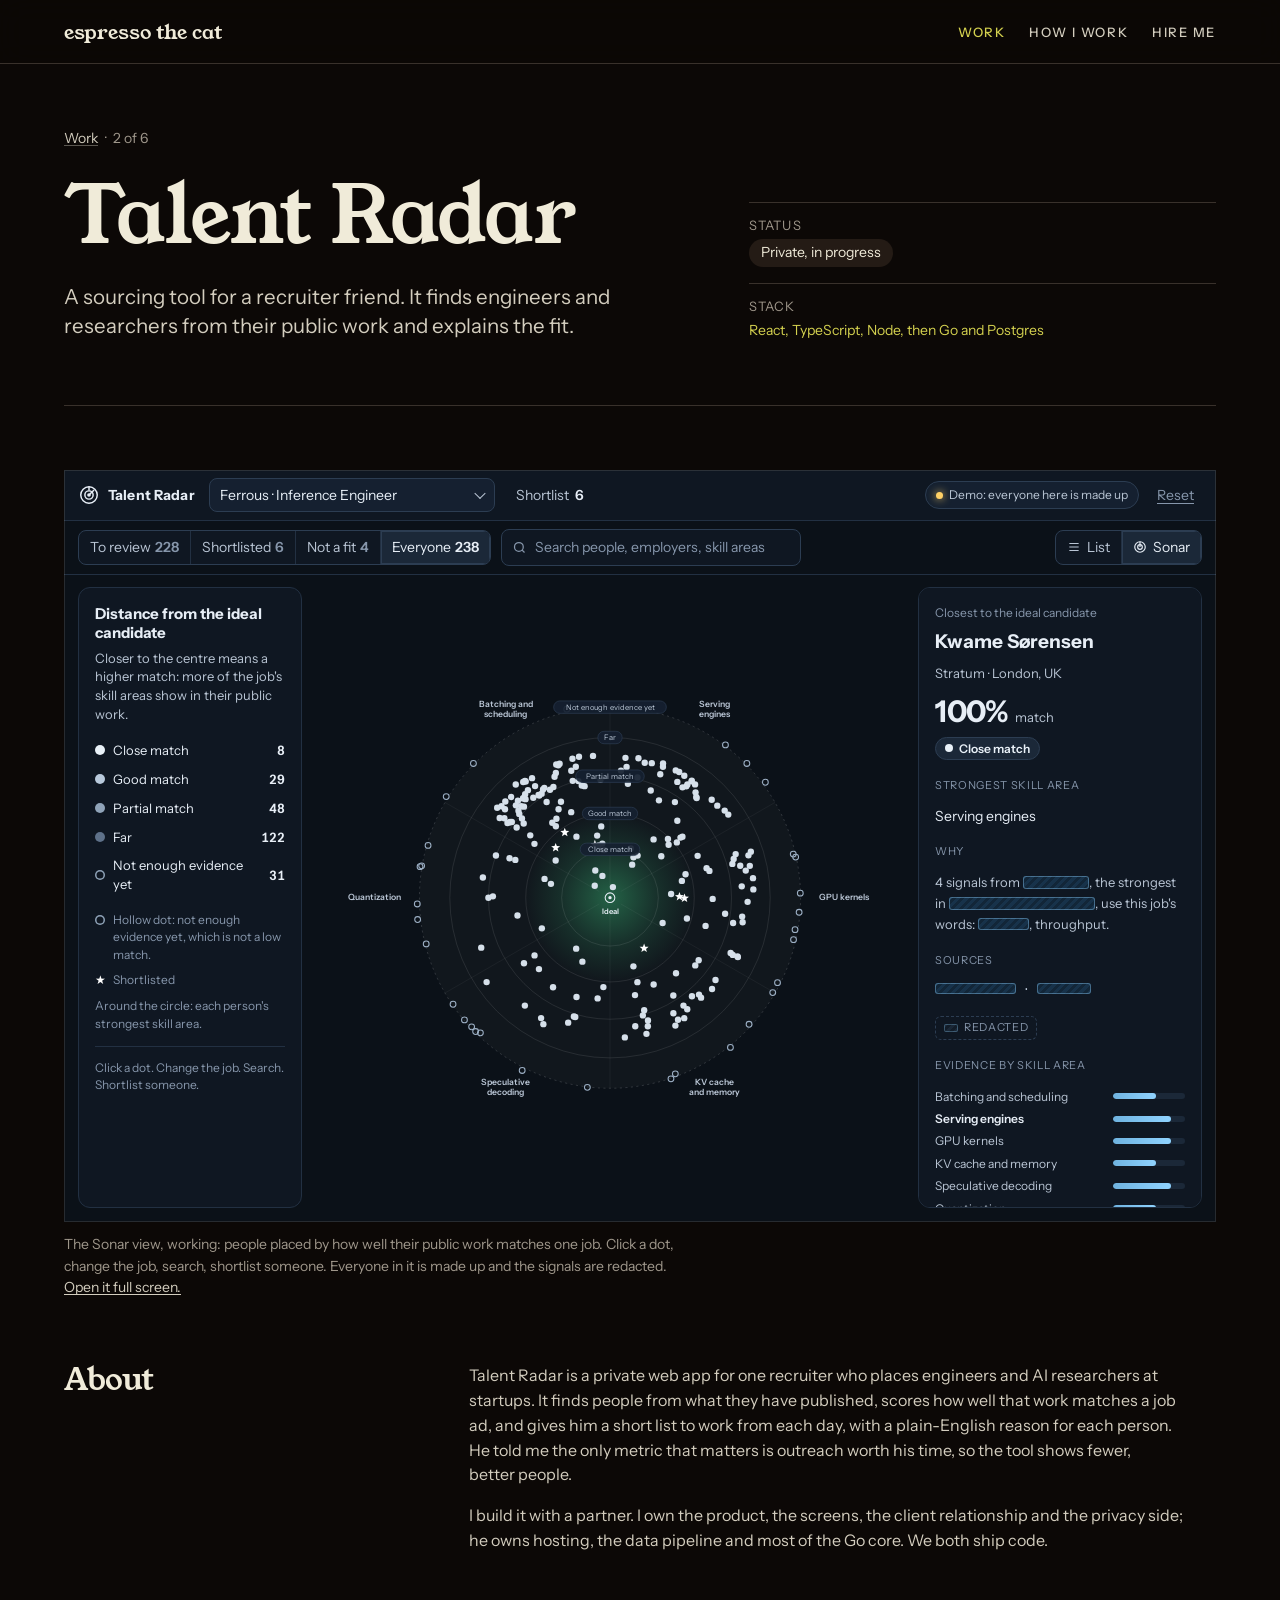
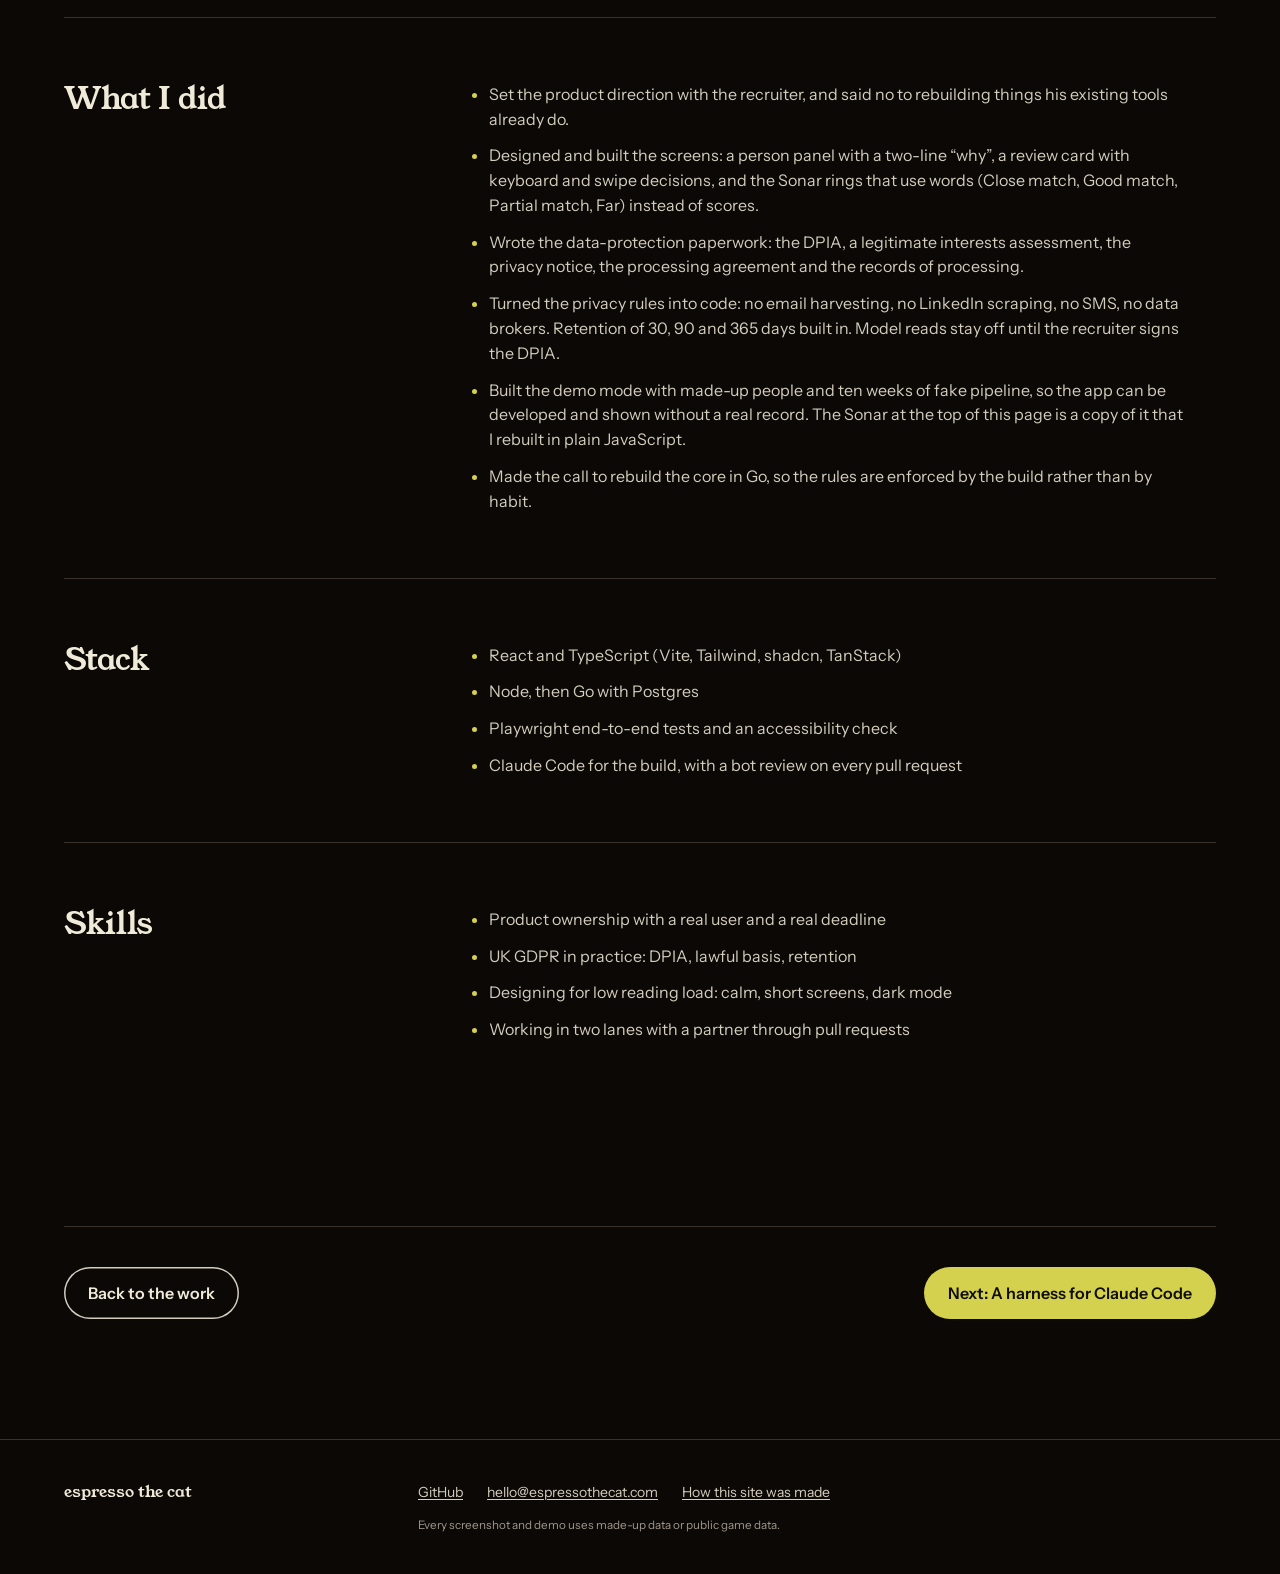
<file: work/talent-radar.html>
<!doctype html>
<html lang="en-GB">
<head>
<meta charset="utf-8">
<meta name="viewport" content="width=device-width, initial-scale=1">
<title>Talent Radar · Espresso the cat</title>
<meta name="description" content="A sourcing tool for a recruiter friend. It finds engineers and researchers from their public work and explains the fit.">
<meta name="theme-color" content="#1a1611">
<meta property="og:type" content="article">
<meta property="og:title" content="Talent Radar · Espresso the cat">
<meta property="og:description" content="A sourcing tool for a recruiter friend. It finds engineers and researchers from their public work and explains the fit.">
<meta property="og:image" content="https://espressothecat.com/assets/talent-radar-sonar.jpg">
<meta property="og:url" content="https://espressothecat.com/work/talent-radar.html">
<link rel="canonical" href="https://espressothecat.com/work/talent-radar.html">
<link rel="icon" href="/assets/favicon.svg" type="image/svg+xml">
<link rel="stylesheet" href="/style.css">
<script>document.documentElement.classList.add('js');</script>
</head>
<body class="case">
<a class="skip" href="#main">Skip to the content</a>
<header class="nav">
  <div class="container">
    <a class="wordmark" href="/" aria-label="Espresso the cat, home">espresso the cat</a>
    <ul>
      <li><a href="/#work" class="is-current">Work</a></li>
      <li><a href="/#how">How I work</a></li>
      <li><a href="/#hire">Hire me</a></li>
    </ul>
  </div>
</header>

<main id="main" class="container">
  <header class="case-head">
    <div>
      <p class="eyebrow"><a href="/#work">Work</a> <span aria-hidden="true">&middot;</span> 2 of 6</p>
      <h1>Talent Radar</h1>
      <p class="lead">A sourcing tool for a recruiter friend. It finds engineers and researchers from their public work and explains the fit.</p>
    </div>
    <dl class="case-meta">
      <div><dt>Status</dt><dd><span class="chip">Private, in progress</span></dd></div>
      <div><dt>Stack</dt><dd class="stack">React, TypeScript, Node, then Go and Postgres</dd></div>
    </dl>
  </header>
  <figure class="case-hero case-hero--demo"><div class="demo-frame"><iframe src="/work/demo/talent-radar.html" title="Talent Radar: a working copy of one screen, with made-up people" loading="lazy"></iframe></div><a class="demo-fallback" href="/work/demo/talent-radar.html"><img src="/assets/talent-radar-sonar.jpg" alt="A dark dashboard with concentric rings labelled Close match, Good match, Partial match and Far, dotted with candidates" loading="eager"><span class="btn btn--primary">Open the working demo</span></a><figcaption>The Sonar view, working: people placed by how well their public work matches one job. Click a dot, change the job, search, shortlist someone. Everyone in it is made up and the signals are redacted. <a href="/work/demo/talent-radar.html">Open it full screen.</a></figcaption></figure>
  <div class="case-body">
<section class="case-section" aria-labelledby="s0"><h2 id="s0">About</h2><div class="case-section__body"><p>Talent Radar is a private web app for one recruiter who places engineers and AI researchers at startups. It finds people from what they have published, scores how well that work matches a job ad, and gives him a short list to work from each day, with a plain-English reason for each person. He told me the only metric that matters is outreach worth his time, so the tool shows fewer, better people.</p><p>I build it with a partner. I own the product, the screens, the client relationship and the privacy side; he owns hosting, the data pipeline and most of the Go core. We both ship code.</p></div></section>
<section class="case-section" aria-labelledby="s1"><h2 id="s1">What I did</h2><div class="case-section__body"><ul><li>Set the product direction with the recruiter, and said no to rebuilding things his existing tools already do.</li><li>Designed and built the screens: a person panel with a two-line “why”, a review card with keyboard and swipe decisions, and the Sonar rings that use words (Close match, Good match, Partial match, Far) instead of scores.</li><li>Wrote the data-protection paperwork: the DPIA, a legitimate interests assessment, the privacy notice, the processing agreement and the records of processing.</li><li>Turned the privacy rules into code: no email harvesting, no LinkedIn scraping, no SMS, no data brokers. Retention of 30, 90 and 365 days built in. Model reads stay off until the recruiter signs the DPIA.</li><li>Built the demo mode with made-up people and ten weeks of fake pipeline, so the app can be developed and shown without a real record. The Sonar at the top of this page is a copy of it that I rebuilt in plain JavaScript.</li><li>Made the call to rebuild the core in Go, so the rules are enforced by the build rather than by habit.</li></ul></div></section>
<section class="case-section" aria-labelledby="s2"><h2 id="s2">Stack</h2><div class="case-section__body"><ul><li>React and TypeScript (Vite, Tailwind, shadcn, TanStack)</li><li>Node, then Go with Postgres</li><li>Playwright end-to-end tests and an accessibility check</li><li>Claude Code for the build, with a bot review on every pull request</li></ul></div></section>
<section class="case-section" aria-labelledby="s3"><h2 id="s3">Skills</h2><div class="case-section__body"><ul><li>Product ownership with a real user and a real deadline</li><li>UK GDPR in practice: DPIA, lawful basis, retention</li><li>Designing for low reading load: calm, short screens, dark mode</li><li>Working in two lanes with a partner through pull requests</li></ul></div></section>
  </div>
  
  <nav class="case-foot" aria-label="More work"><a class="btn btn--quiet" href="/#work">Back to the work</a><a class="btn btn--primary" href="/work/harness.html">Next: A harness for Claude Code</a></nav>
</main>

<footer class="footer footer--slim">
  <div class="container">
    <p class="footer__mast">espresso the cat</p>
    <div class="footer__links">
      <a href="https://github.com/beartreeuk">GitHub</a>
      <a href="mailto:hello@espressothecat.com">hello@espressothecat.com</a>
      <a href="/work/this-site.html">How this site was made</a>
      <small>Every screenshot and demo uses made-up data or public game data.</small>
    </div>
  </div>
</footer>
<script data-goatcounter="https://espressothecat.goatcounter.com/count" async src="//gc.zgo.at/count.js"></script>
</body>
</html>
</file>
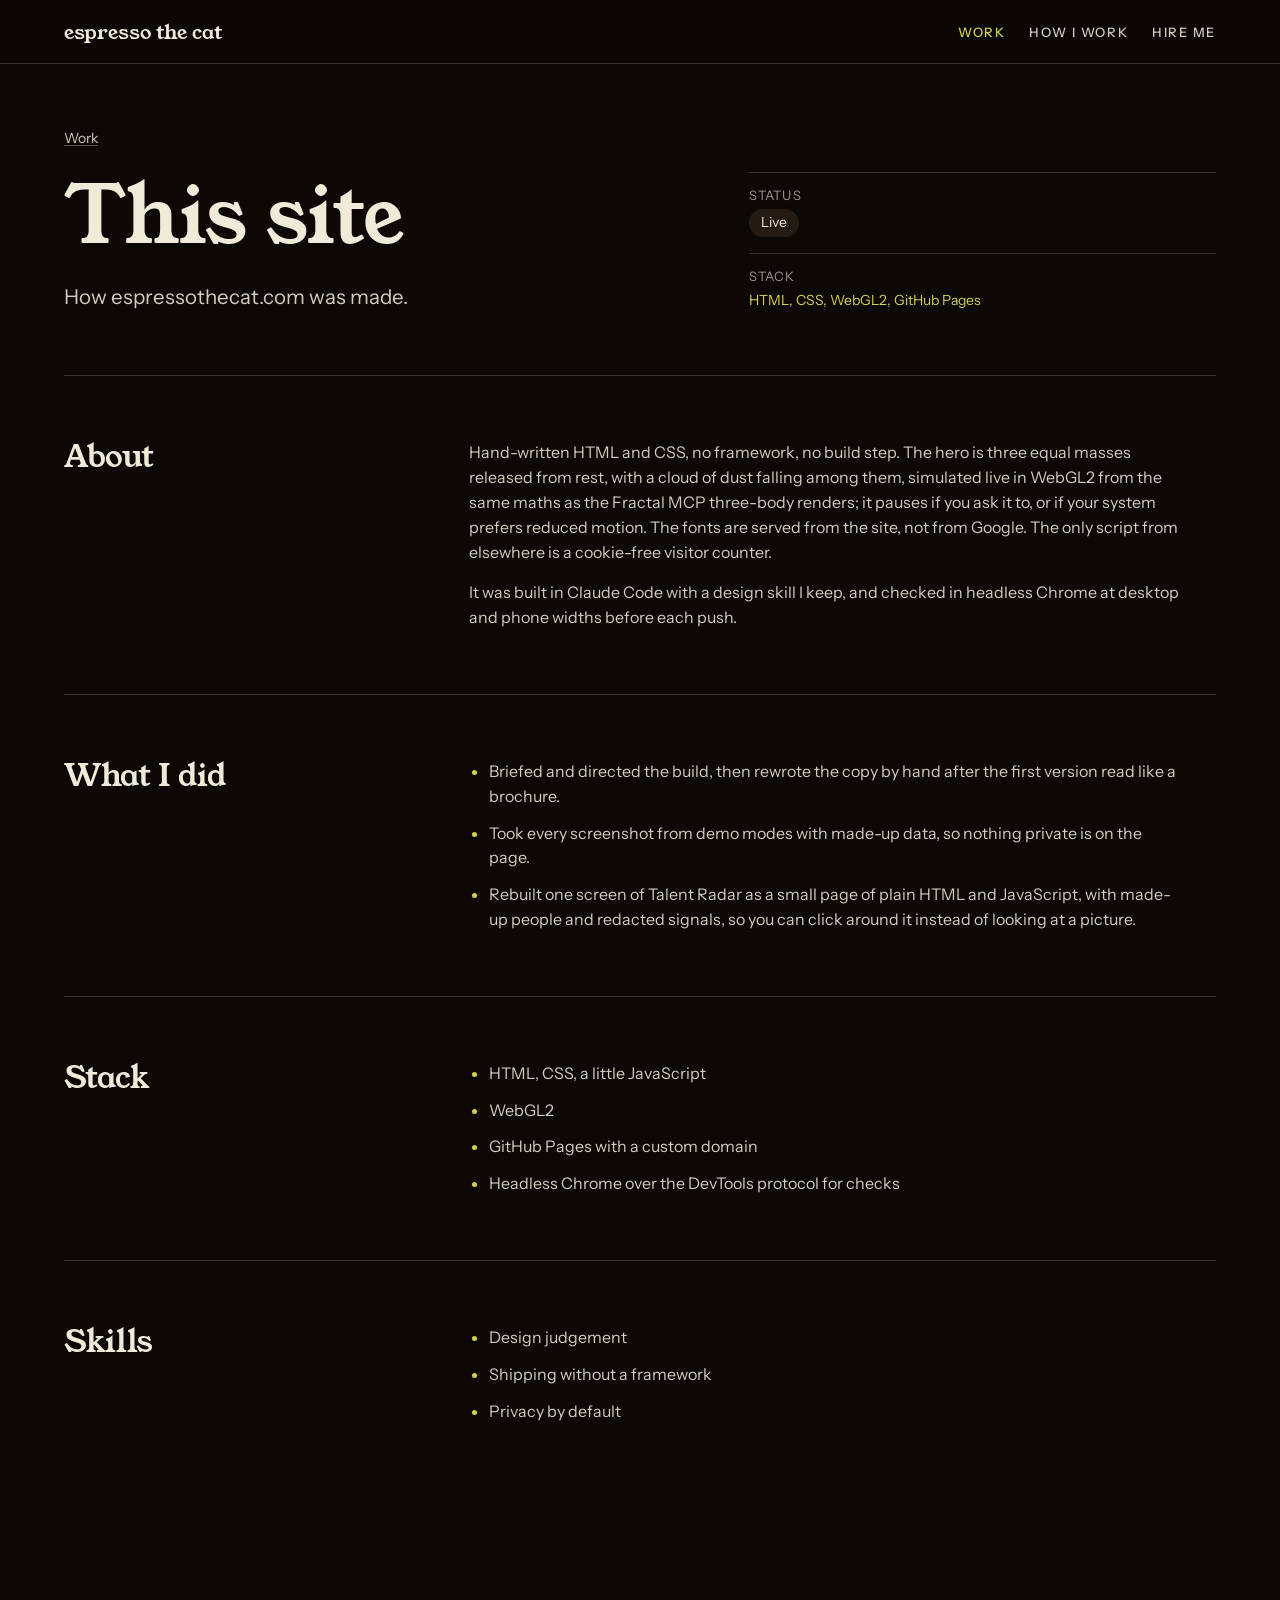
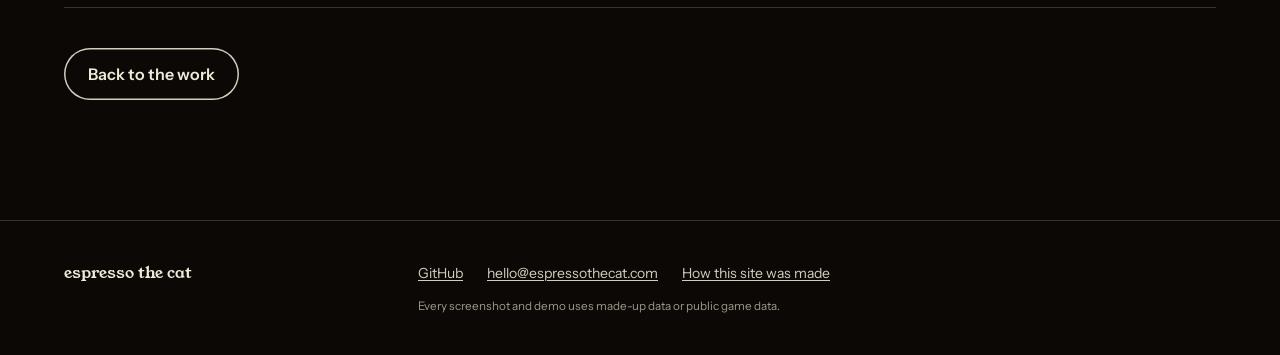
<file: work/this-site.html>
<!doctype html>
<html lang="en-GB">
<head>
<meta charset="utf-8">
<meta name="viewport" content="width=device-width, initial-scale=1">
<title>This site · Espresso the cat</title>
<meta name="description" content="How espressothecat.com was made.">
<meta name="theme-color" content="#1a1611">
<meta property="og:type" content="article">
<meta property="og:title" content="This site · Espresso the cat">
<meta property="og:description" content="How espressothecat.com was made.">
<meta property="og:image" content="https://espressothecat.com/assets/three-body-still.jpg">
<meta property="og:url" content="https://espressothecat.com/work/this-site.html">
<link rel="canonical" href="https://espressothecat.com/work/this-site.html">
<link rel="icon" href="/assets/favicon.svg" type="image/svg+xml">
<link rel="stylesheet" href="/style.css">
<script>document.documentElement.classList.add('js');</script>
</head>
<body class="case">
<a class="skip" href="#main">Skip to the content</a>
<header class="nav">
  <div class="container">
    <a class="wordmark" href="/" aria-label="Espresso the cat, home">espresso the cat</a>
    <ul>
      <li><a href="/#work" class="is-current">Work</a></li>
      <li><a href="/#how">How I work</a></li>
      <li><a href="/#hire">Hire me</a></li>
    </ul>
  </div>
</header>

<main id="main" class="container">
  <header class="case-head">
    <div>
      <p class="eyebrow"><a href="/#work">Work</a></p>
      <h1>This site</h1>
      <p class="lead">How espressothecat.com was made.</p>
    </div>
    <dl class="case-meta">
      <div><dt>Status</dt><dd><span class="chip">Live</span></dd></div>
      <div><dt>Stack</dt><dd class="stack">HTML, CSS, WebGL2, GitHub Pages</dd></div>
    </dl>
  </header>
  
  <div class="case-body">
<section class="case-section" aria-labelledby="s0"><h2 id="s0">About</h2><div class="case-section__body"><p>Hand-written HTML and CSS, no framework, no build step. The hero is three equal masses released from rest, with a cloud of dust falling among them, simulated live in WebGL2 from the same maths as the Fractal MCP three-body renders; it pauses if you ask it to, or if your system prefers reduced motion. The fonts are served from the site, not from Google. The only script from elsewhere is a cookie-free visitor counter.</p><p>It was built in Claude Code with a design skill I keep, and checked in headless Chrome at desktop and phone widths before each push.</p></div></section>
<section class="case-section" aria-labelledby="s1"><h2 id="s1">What I did</h2><div class="case-section__body"><ul><li>Briefed and directed the build, then rewrote the copy by hand after the first version read like a brochure.</li><li>Took every screenshot from demo modes with made-up data, so nothing private is on the page.</li><li>Rebuilt one screen of Talent Radar as a small page of plain HTML and JavaScript, with made-up people and redacted signals, so you can click around it instead of looking at a picture.</li></ul></div></section>
<section class="case-section" aria-labelledby="s2"><h2 id="s2">Stack</h2><div class="case-section__body"><ul><li>HTML, CSS, a little JavaScript</li><li>WebGL2</li><li>GitHub Pages with a custom domain</li><li>Headless Chrome over the DevTools protocol for checks</li></ul></div></section>
<section class="case-section" aria-labelledby="s3"><h2 id="s3">Skills</h2><div class="case-section__body"><ul><li>Design judgement</li><li>Shipping without a framework</li><li>Privacy by default</li></ul></div></section>
  </div>
  
  <nav class="case-foot" aria-label="More work"><a class="btn btn--quiet" href="/#work">Back to the work</a></nav>
</main>

<footer class="footer footer--slim">
  <div class="container">
    <p class="footer__mast">espresso the cat</p>
    <div class="footer__links">
      <a href="https://github.com/beartreeuk">GitHub</a>
      <a href="mailto:hello@espressothecat.com">hello@espressothecat.com</a>
      <a href="/work/this-site.html">How this site was made</a>
      <small>Every screenshot and demo uses made-up data or public game data.</small>
    </div>
  </div>
</footer>
<script data-goatcounter="https://espressothecat.goatcounter.com/count" async src="//gc.zgo.at/count.js"></script>
</body>
</html>
</file>
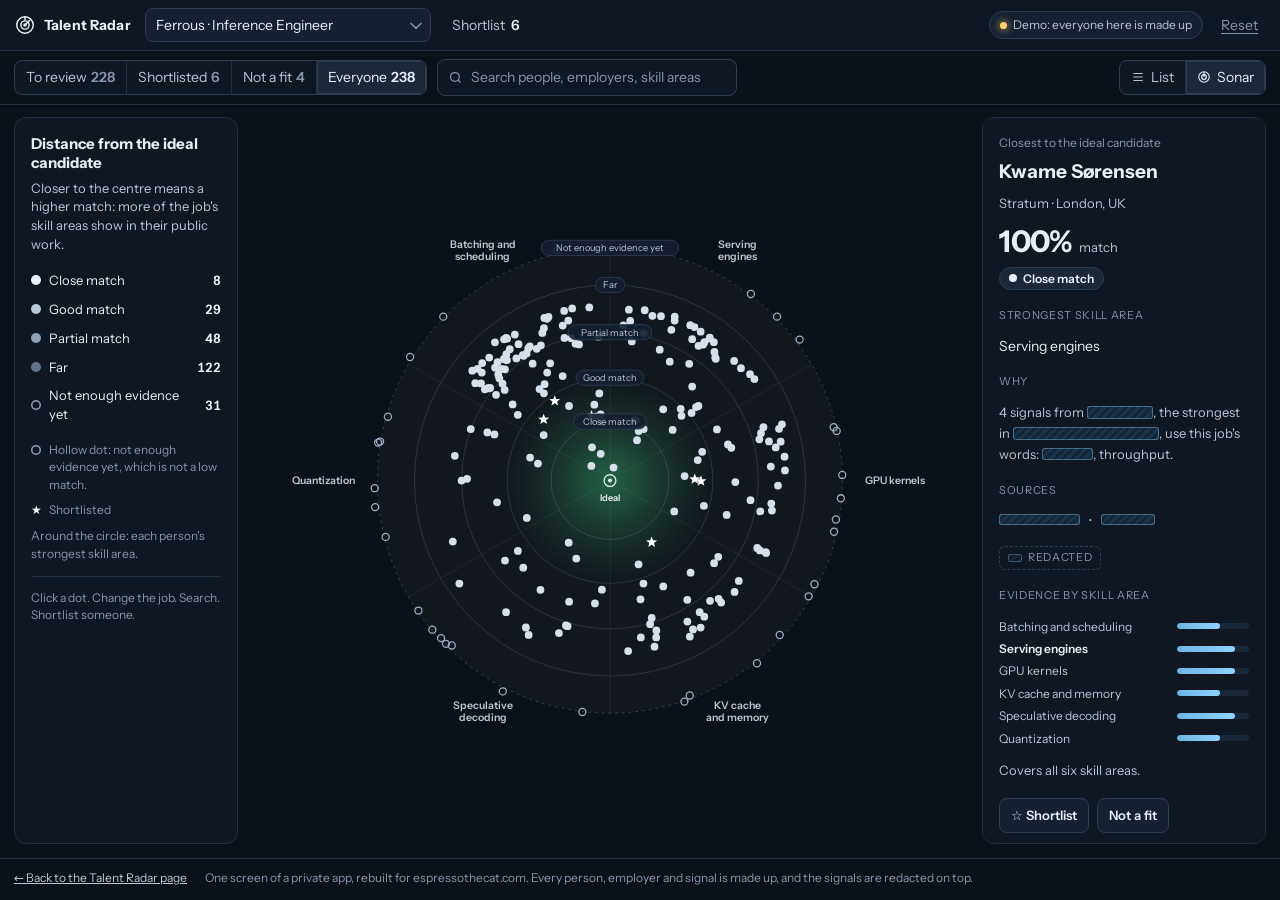
<file: work/demo/talent-radar.html>
<!doctype html>
<html lang="en-GB">
<head>
<meta charset="utf-8">
<meta name="viewport" content="width=device-width, initial-scale=1">
<title>Talent Radar · Sonar demo</title>
<meta name="description" content="A working copy of the Talent Radar Sonar view with made-up people, built for espressothecat.com.">
<meta name="robots" content="noindex">
<meta name="theme-color" content="#0b1118">
<link rel="icon" href="/assets/favicon.svg" type="image/svg+xml">
<style>
@font-face { font-family: "Instrument Sans"; font-style: normal; font-weight: 400 700; font-display: swap; src: url("/assets/fonts/instrument-sans-latin.woff2") format("woff2"); unicode-range: U+0000-00FF, U+0131, U+0152-0153, U+02BB-02BC, U+02C6, U+02DA, U+02DC, U+0304, U+0308, U+0329, U+2000-206F, U+20AC, U+2122, U+2191, U+2193, U+2212, U+2215, U+FEFF, U+FFFD; }
@font-face { font-family: "Instrument Sans"; font-style: normal; font-weight: 400 700; font-display: swap; src: url("/assets/fonts/instrument-sans-latin-ext.woff2") format("woff2"); unicode-range: U+0100-02BA, U+02BD-02C5, U+02C7-02CC, U+02CE-02D7, U+02DD-02FF, U+0304, U+0308, U+0329, U+1D00-1DBF, U+1E00-1E9F, U+1EF2-1EFF, U+2020, U+20A0-20AB, U+20AD-20C4, U+2113, U+2C60-2C7F, U+A720-A7FF; }
:root {
  --bg: #0b1118; --panel: #0f1722; --panel-2: #152030; --panel-3: #1b2838; --line: #223042; --line-2: #2c3d52;
  --ink: #e7eef6; --ink-2: #b9c5d4; --muted: #8696ab; --accent: #8fd3ff; --accent-ink: #06202e; --green: #2f8f5f; --star: #ffd166;
  --font: "Instrument Sans", ui-sans-serif, system-ui, -apple-system, "Segoe UI", sans-serif;
  --mono: ui-monospace, "Cascadia Mono", Consolas, "SF Mono", Menlo, monospace;
  --rd-a: #1a2736; --rd-b: #121c28;
}
* { box-sizing: border-box; }
html { color-scheme: dark; }
html, body { margin: 0; }
body { background: var(--bg); color: var(--ink); font: 400 14px/1.45 var(--font); -webkit-font-smoothing: antialiased; min-height: 100vh; }
[hidden] { display: none !important; }
.sr { position: absolute; width: 1px; height: 1px; overflow: hidden; clip: rect(0 0 0 0); white-space: nowrap; }
button, select, input { font: inherit; color: inherit; }
button { cursor: pointer; }
.app { display: flex; flex-direction: column; height: 100vh; }
html.embedded, html.embedded body { height: 100%; overflow: hidden; }
html.embedded .app { height: 100%; min-height: 0; }
html.embedded .foot { display: none; }

/* top bar */
.top { display: flex; align-items: center; gap: 10px; padding: 8px 14px; border-bottom: 1px solid var(--line); background: var(--panel); flex-wrap: wrap; }
.brand { display: inline-flex; align-items: center; gap: 8px; font-weight: 700; letter-spacing: 0.01em; margin-right: 4px; }
.brand svg { width: 22px; height: 22px; }
.job { position: relative; display: inline-flex; align-items: center; }
.job select { appearance: none; -webkit-appearance: none; background: var(--panel-2); border: 1px solid var(--line-2); border-radius: 8px; padding: 6px 30px 6px 10px; color: var(--ink); max-width: 56vw; text-overflow: ellipsis; }
.job::after { content: ""; position: absolute; right: 11px; top: 50%; width: 7px; height: 7px; border-right: 1.5px solid var(--ink-2); border-bottom: 1.5px solid var(--ink-2); transform: translateY(-70%) rotate(45deg); pointer-events: none; }
.chip-btn { display: inline-flex; align-items: center; gap: 6px; background: transparent; border: 1px solid transparent; border-radius: 8px; padding: 6px 10px; color: var(--ink-2); }
.chip-btn:hover { background: var(--panel-2); color: var(--ink); }
.chip-btn b { font-weight: 600; color: var(--ink); }
.grow { flex: 1 1 auto; }
.pill { display: inline-flex; align-items: center; gap: 6px; border-radius: 999px; padding: 4px 10px; font-size: 12px; color: var(--ink-2); border: 1px solid var(--line-2); background: var(--panel-2); white-space: nowrap; }
.pill--demo::before { content: ""; width: 7px; height: 7px; border-radius: 50%; background: var(--star); box-shadow: 0 0 8px var(--star); }
.link { background: none; border: 0; padding: 6px 8px; color: var(--muted); text-decoration: underline; text-underline-offset: 3px; }
.link:hover { color: var(--ink); }

/* filter bar */
.bar { display: flex; align-items: center; gap: 10px; padding: 8px 14px; border-bottom: 1px solid var(--line); flex-wrap: wrap; }
.seg { display: inline-flex; border: 1px solid var(--line-2); border-radius: 8px; overflow: hidden; background: var(--panel); }
.seg button { background: transparent; border: 0; padding: 6px 11px; color: var(--ink-2); border-right: 1px solid var(--line); white-space: nowrap; }
.seg button:last-child { border-right: 0; }
.seg button b { font-weight: 600; color: var(--muted); margin-left: 4px; }
.seg button[aria-pressed="true"] { background: var(--panel-3); color: var(--ink); box-shadow: inset 0 0 0 1px var(--line-2); }
.seg button[aria-pressed="true"] b { color: var(--ink); }
.seg button:hover { color: var(--ink); }
.search { display: inline-flex; align-items: center; gap: 8px; background: var(--panel); border: 1px solid var(--line-2); border-radius: 8px; padding: 0 10px; min-width: 220px; flex: 0 1 300px; }
.search svg { width: 15px; height: 15px; color: var(--muted); flex: none; }
.search input { background: none; border: 0; outline: 0; padding: 7px 0; width: 100%; min-width: 0; }
.search input::placeholder { color: var(--muted); }
.seg--view button { display: inline-flex; align-items: center; gap: 6px; }
.seg--view svg { width: 14px; height: 14px; }
:focus-visible { outline: 2px solid var(--accent); outline-offset: 2px; }

/* stage */
.stage { flex: 1 1 auto; min-height: 0; display: grid; gap: 12px; padding: 12px 14px 14px; grid-template-columns: 224px minmax(0, 1fr) 284px; grid-template-rows: minmax(0, 1fr); grid-template-areas: "explain radar card"; }
.stage.is-list { grid-template-columns: minmax(0, 1fr) 284px; grid-template-areas: "list card"; }
.stage.is-list .explain, .stage.is-list .radar { display: none; }
.panel { background: var(--panel); border: 1px solid var(--line); border-radius: 12px; min-height: 0; }
.explain { grid-area: explain; padding: 16px; overflow: auto; display: grid; align-content: start; gap: 14px; }
.explain h2 { font-size: 15px; line-height: 1.3; margin: 0 0 6px; }
.explain p { margin: 0; color: var(--ink-2); font-size: 13px; }
.legend { list-style: none; margin: 0; padding: 0; display: grid; gap: 4px; }
.legend li { display: flex; align-items: center; gap: 8px; padding: 3px 6px; margin: 0 -6px; border-radius: 6px; cursor: default; font-size: 13px; }
.legend li:hover { background: var(--panel-2); }
.legend li .swatch { width: 10px; height: 10px; border-radius: 50%; flex: none; }
.legend li .n { margin-left: auto; font-weight: 600; font-variant-numeric: tabular-nums; }
.sw-close { background: #e9f1f8; } .sw-good { background: #b8c9db; } .sw-partial { background: #8fa3b8; } .sw-far { background: #5e7189; } .sw-none { background: transparent; box-shadow: inset 0 0 0 1.5px #8fa3b8; }
.notes { list-style: none; margin: 0; padding: 0; display: grid; gap: 8px; font-size: 12px; color: var(--muted); }
.notes li { display: flex; gap: 8px; align-items: flex-start; }
.notes .ico { flex: none; width: 10px; height: 10px; margin-top: 4px; border-radius: 50%; box-shadow: inset 0 0 0 1.5px #8fa3b8; }
.notes .star-ico { flex: none; color: #fff; font-size: 12px; line-height: 1.5; width: 10px; text-align: center; }
.explain .fine { font-size: 12px; color: var(--muted); border-top: 1px solid var(--line); padding-top: 12px; }

.radar { grid-area: radar; position: relative; display: grid; place-items: center; min-height: 0; padding: 6px; }
.radar svg { display: block; width: 100%; height: 100%; max-height: 100%; }
.radar svg text { font-family: var(--font); }
.area-label { font-size: 12.5px; font-weight: 600; fill: var(--ink-2); }
.ring-label { font-size: 11px; fill: var(--ink-2); }
.ring-pill { fill: var(--panel-2); fill-opacity: 0.92; stroke: var(--line-2); }
.rings { pointer-events: none; }
.ideal-label { font-size: 11px; fill: var(--ink); font-weight: 600; }
.dot { transition: opacity 160ms ease; }
.dot.is-dim { opacity: 0.14; }
.dot--fill { fill: #d6e0ea; }
.dot--hollow { fill: none; stroke: #9db0c5; stroke-width: 1.5; }
.dot--star { fill: #fff; }
.dot--fill:hover, .dot--hollow:hover { r: 6.5; }
.dot[data-id] { cursor: pointer; }
.sel-halo { fill: none; stroke: var(--accent); stroke-width: 1.5; }
.sel-core { fill: var(--accent); }
.sel-pill { fill: var(--panel-3); stroke: var(--line-2); }
.sel-text { font-size: 12px; fill: var(--ink); font-weight: 600; }
.sel-text tspan.pct { fill: var(--accent); font-weight: 600; }
.tip { position: absolute; z-index: 2; pointer-events: none; background: var(--panel-3); border: 1px solid var(--line-2); border-radius: 8px; padding: 6px 9px; font-size: 12px; color: var(--ink); white-space: nowrap; box-shadow: 0 8px 24px rgba(0,0,0,.45); }
.tip b { color: var(--accent); }
.tip small { color: var(--muted); }

.list { grid-area: list; overflow: auto; }
.list table { width: 100%; border-collapse: collapse; font-size: 13px; }
.list th { position: sticky; top: 0; background: var(--panel-2); text-align: left; font-weight: 600; color: var(--muted); font-size: 11px; text-transform: uppercase; letter-spacing: 0.06em; padding: 9px 12px; border-bottom: 1px solid var(--line); z-index: 1; }
.list td { padding: 8px 12px; border-bottom: 1px solid var(--line); vertical-align: middle; }
.list tr[tabindex] { cursor: pointer; }
.list tr[tabindex]:hover td { background: var(--panel-2); }
.list tr.is-sel td { background: var(--panel-3); box-shadow: inset 2px 0 0 var(--accent); }
.list .name { font-weight: 600; white-space: nowrap; }
.list .sub { color: var(--muted); font-size: 12px; }
.list .pct { font-variant-numeric: tabular-nums; font-weight: 600; }
.list .pct.none { color: var(--muted); font-weight: 400; }
.list .star { color: #fff; margin-right: 4px; }
.list .empty { padding: 24px; color: var(--muted); text-align: center; }

.band { display: inline-flex; align-items: center; gap: 6px; border-radius: 999px; padding: 2px 9px; font-size: 12px; font-weight: 600; background: var(--panel-3); border: 1px solid var(--line-2); color: var(--ink); white-space: nowrap; }
.band::before { content: ""; width: 8px; height: 8px; border-radius: 50%; background: currentColor; }
.band--close { color: #e9f1f8; } .band--good { color: #b8c9db; } .band--partial { color: #8fa3b8; } .band--far { color: #6e8299; }
.band--none { color: var(--muted); } .band--none::before { background: transparent; box-shadow: inset 0 0 0 1.5px currentColor; }

.card { grid-area: card; padding: 16px; overflow: auto; display: grid; align-content: start; gap: 10px; }
.card__eyebrow { display: flex; align-items: center; justify-content: space-between; margin: 0; font-size: 12px; color: var(--muted); }
.card__eyebrow .link { padding: 0; font-size: 12px; }
.card h2 { margin: 0; font-size: 19px; line-height: 1.2; }
.card__sub { margin: 0; color: var(--ink-2); font-size: 13px; }
.card__match { margin: 4px 0 0; font-size: 13px; color: var(--ink-2); display: flex; align-items: baseline; gap: 6px; }
.card__match b { font-size: 30px; line-height: 1; font-weight: 700; color: var(--ink); letter-spacing: -0.01em; }
.card__k { margin: 8px 0 0; font-size: 11px; text-transform: uppercase; letter-spacing: 0.06em; color: var(--muted); }
.card__v { margin: 2px 0 0; }
.card__ev { margin: 2px 0 0; font-size: 13px; color: var(--ink-2); line-height: 1.6; }
.bars { list-style: none; margin: 4px 0 0; padding: 0; display: grid; gap: 5px; }
.bars li { display: grid; grid-template-columns: minmax(0, 1fr) 72px; align-items: center; gap: 10px; font-size: 12px; color: var(--ink-2); }
.bars li span { overflow: hidden; text-overflow: ellipsis; white-space: nowrap; }
.bars li i { display: block; height: 6px; border-radius: 3px; background: var(--panel-3); position: relative; overflow: hidden; }
.bars li i::after { content: ""; position: absolute; inset: 0; width: calc(var(--v) / 5 * 100%); background: linear-gradient(90deg, #6fb3e0, var(--accent)); border-radius: 3px; }
.bars li.is-top span { color: var(--ink); font-weight: 600; }
.card__fit { margin: 4px 0 0; font-size: 13px; color: var(--ink-2); }
.card__actions { display: flex; flex-wrap: wrap; gap: 8px; margin-top: 8px; }
.btn { display: inline-flex; align-items: center; gap: 6px; border: 1px solid var(--line-2); background: var(--panel-2); border-radius: 8px; padding: 7px 11px; font-weight: 600; font-size: 13px; color: var(--ink); }
.btn:hover { background: var(--panel-3); }
.btn[aria-pressed="true"] { background: var(--accent); color: var(--accent-ink); border-color: var(--accent); }
.btn--star[aria-pressed="true"] { background: var(--star); border-color: var(--star); color: #2a1d00; }
.card__muted { margin: 6px 0 0; font-size: 12px; color: var(--muted); }
.card__empty { color: var(--muted); }

/* redaction bars: striped blocks that keep the shape of a line while hiding what was in it */
.rd { display: inline-block; height: 0.95em; vertical-align: -0.12em; border-radius: 3px; background: repeating-linear-gradient(135deg, var(--rd-a) 0 3px, var(--rd-b) 3px 6px); box-shadow: inset 0 0 0 1px rgba(143, 211, 255, 0.22); user-select: none; }
.rd--on { background: repeating-linear-gradient(135deg, #17324a 0 3px, #122638 3px 6px); box-shadow: inset 0 0 0 1px rgba(143, 211, 255, 0.4); }
.redacted-note { display: inline-flex; align-items: center; gap: 6px; margin-top: 6px; font-size: 11px; letter-spacing: 0.06em; text-transform: uppercase; color: var(--muted); border: 1px dashed var(--line-2); border-radius: 6px; padding: 3px 8px; width: max-content; max-width: 100%; }
.redacted-note::before { content: ""; width: 14px; height: 8px; border-radius: 2px; background: repeating-linear-gradient(135deg, var(--rd-a) 0 3px, var(--rd-b) 3px 6px); box-shadow: inset 0 0 0 1px rgba(143, 211, 255, 0.3); }
.mono { font-family: var(--mono); font-size: 12px; }

.foot { display: flex; flex-wrap: wrap; gap: 6px 18px; align-items: center; padding: 10px 14px 14px; color: var(--muted); font-size: 12px; border-top: 1px solid var(--line); }
.foot a { color: var(--ink-2); }

@media (max-width: 1120px) {
  .stage { grid-template-columns: minmax(0, 1fr) 270px; grid-template-rows: minmax(0, 1fr) auto; grid-template-areas: "radar card" "explain explain"; }
  .stage.is-list { grid-template-columns: minmax(0, 1fr) 270px; grid-template-rows: minmax(0, 1fr); grid-template-areas: "list card"; }
  .explain { display: flex; flex-wrap: wrap; gap: 10px 24px; align-items: flex-start; padding: 12px 16px; }
  .explain__text { flex: 1 1 24ch; max-width: 36ch; }
  .explain h2 { font-size: 13px; margin-bottom: 2px; }
  .explain p { font-size: 12px; }
  .legend { display: flex; flex-wrap: wrap; gap: 2px 14px; align-content: flex-start; }
  .legend li { margin: 0; }
  .notes { display: none; }
  .explain .fine { border: 0; padding: 0; flex-basis: 100%; }
}
@media (max-width: 720px) {
  html.embedded, html.embedded body { height: auto; overflow: auto; }
  .app, html.embedded .app { height: auto; min-height: 100vh; }
  .stage { grid-template-columns: minmax(0, 1fr); grid-template-rows: auto; grid-template-areas: "radar" "card" "explain"; }
  .stage.is-list { grid-template-columns: minmax(0, 1fr); grid-template-areas: "list" "card"; }
  .radar { aspect-ratio: 840 / 640; width: 100%; padding: 0; }
  .list { max-height: 60vh; }
  .job select { max-width: 60vw; }
  .search { min-width: 0; flex: 1 1 100%; }
  #seg { flex-wrap: wrap; max-width: 100%; }
  #seg button { flex: 1 1 auto; }
}
</style>
</head>
<body>
<script>if (window.top !== window.self) document.documentElement.classList.add('embedded');</script>
<div class="app">
  <header class="top">
    <div class="brand" aria-label="Talent Radar">
      <svg viewBox="0 0 24 24" aria-hidden="true" fill="none" stroke="currentColor" stroke-width="1.6"><circle cx="12" cy="12" r="9"/><circle cx="12" cy="12" r="4.5"/><path d="M12 3v4M12 12l5.5-5.5"/><circle cx="12" cy="12" r="1.2" fill="currentColor"/></svg>
      <span>Talent Radar</span>
    </div>
    <label class="job"><span class="sr">Job</span><select id="job" aria-label="Job"></select></label>
    <button class="chip-btn" id="shortlistBtn" type="button" title="Show the shortlist">Shortlist <b id="shortlistN">0</b></button>
    <span class="grow"></span>
    <span class="pill pill--demo">Demo: everyone here is made up</span>
    <button class="link" id="reset" type="button">Reset</button>
  </header>
  <div class="bar">
    <div class="seg" role="group" aria-label="Status" id="seg"></div>
    <label class="search">
      <svg viewBox="0 0 24 24" aria-hidden="true" fill="none" stroke="currentColor" stroke-width="2"><circle cx="11" cy="11" r="7"/><path d="m20 20-3.8-3.8"/></svg>
      <input id="q" type="search" placeholder="Search people, employers, skill areas" aria-label="Search" autocomplete="off">
    </label>
    <span class="grow"></span>
    <div class="seg seg--view" role="group" aria-label="View" id="viewSeg">
      <button type="button" data-view="list" aria-pressed="false"><svg viewBox="0 0 24 24" aria-hidden="true" fill="none" stroke="currentColor" stroke-width="2"><path d="M4 6h16M4 12h16M4 18h16"/></svg>List</button>
      <button type="button" data-view="sonar" aria-pressed="true"><svg viewBox="0 0 24 24" aria-hidden="true" fill="none" stroke="currentColor" stroke-width="2"><circle cx="12" cy="12" r="9"/><circle cx="12" cy="12" r="4"/><path d="M12 3v9"/></svg>Sonar</button>
    </div>
  </div>
  <main class="stage" id="stage">
    <aside class="panel explain" id="explain">
      <div class="explain__text">
        <h2>Distance from the ideal candidate</h2>
        <p>Closer to the centre means a higher match: more of the job's skill areas show in their public work.</p>
      </div>
      <ul class="legend" id="legend" aria-label="Match bands"></ul>
      <ul class="notes">
        <li><span class="ico" aria-hidden="true"></span><span>Hollow dot: not enough evidence yet, which is not a low match.</span></li>
        <li><span class="star-ico" aria-hidden="true">★</span><span>Shortlisted</span></li>
        <li><span>Around the circle: each person's strongest skill area.</span></li>
      </ul>
      <p class="fine">Click a dot. Change the job. Search. Shortlist someone.</p>
    </aside>
    <section class="radar" id="radar" aria-label="Sonar view">
      <svg id="svg" viewBox="0 0 840 640" role="img" aria-label="People placed on rings by how well their public work matches the job. Switch to the list view for a readable version."></svg>
      <div class="tip" id="tip" hidden></div>
    </section>
    <section class="panel list" id="list" hidden aria-label="List view"></section>
    <aside class="panel card" id="card" aria-live="polite"></aside>
  </main>
  <footer class="foot">
    <a href="/work/talent-radar.html">&larr; Back to the Talent Radar page</a>
    <span>One screen of a private app, rebuilt for espressothecat.com. Every person, employer and signal is made up, and the signals are redacted on top.</span>
  </footer>
</div>
<script>
(() => {
  const $ = (s, el = document) => el.querySelector(s);
  const esc = (s) => String(s).replace(/[&<>"]/g, (ch) => ({ '&': '&amp;', '<': '&lt;', '>': '&gt;', '"': '&quot;' }[ch]));
  const plural = (n, word) => `${n} ${word}${n === 1 ? '' : 's'}`;
  const rd = (len, on) => `<span class="rd${on ? ' rd--on' : ''}" style="width:${(len * 0.56).toFixed(2)}em" aria-label="redacted"></span>`;
  function mulberry32(a) { return function () { a |= 0; a = a + 0x6D2B79F5 | 0; let t = Math.imul(a ^ a >>> 15, 1 | a); t = t + Math.imul(t ^ t >>> 7, 61 | t) ^ t; return ((t ^ t >>> 14) >>> 0) / 4294967296; }; }

  const CX = 420, CY = 320;
  const RING = { close: [18, 70], good: [70, 122], partial: [122, 176], far: [176, 232], none: [276, 276] };
  const THRESH = { close: [84, 100], good: [62, 84], partial: [40, 62], far: [0, 40] };
  const BANDS = [['close', 'Close match'], ['good', 'Good match'], ['partial', 'Partial match'], ['far', 'Far'], ['none', 'Not enough evidence yet']];
  const BAND_LABEL = Object.fromEntries(BANDS);
  const STATUS = [['review', 'To review'], ['shortlisted', 'Shortlisted'], ['nofit', 'Not a fit'], ['all', 'Everyone']];

  const FIRST = ['Mara', 'Tomasz', 'Priya', 'Elif', 'Jonas', 'Aiko', 'Nadia', 'Rafael', 'Ingrid', 'Kwame', 'Saoirse', 'Mateo', 'Hana', 'Dmitri', 'Leila', 'Oskar', 'Chiara', 'Ravi', 'Freya', 'Luca', 'Amara', 'Henrik', 'Sofia', 'Yusuf', 'Greta', 'Emeka', 'Noor', 'Pavel', 'Ines', 'Kenji', 'Bea', 'Arjun', 'Wren', 'Tobias', 'Zara', 'Finn', 'Maeve', 'Idris', 'Lotte', 'Caleb', 'Ayla', 'Rowan', 'Selin', 'Niall', 'Dana', 'Theo', 'Marit', 'Jamal', 'Elke', 'Ruben', 'Anouk', 'Bastian', 'Celia', 'Desmond', 'Esme', 'Farid', 'Gwen', 'Hugo', 'Imani', 'Joakim'];
  const LAST = ['Okafor', 'Lindqvist', 'Marchetti', 'Nakamura', 'Haddad', 'Petrov', 'Sutherland', 'Byrne', 'Castellanos', 'Mensah', 'Fischer', 'Novak', 'Kowalski', 'Rahman', 'Oyelaran', 'Delacroix', 'Varga', 'Sørensen', 'Eriksen', 'Tanaka', 'Alvarez', 'Brennan', 'Kaur', 'Moreau', 'Hoffmann', 'Adeyemi', 'Larsson', 'Quinn', 'Ferreira', 'Yilmaz', 'Bakker', 'Dubois', 'Rossi', 'Nilsson', 'Osei', 'Kimura', 'Schmidt', 'Walsh', 'Ortega', 'Haugen', 'Ivanova', 'Jansen', 'Keita', 'Lombardi', 'Mahmood', 'Nwosu', 'Olsen', 'Pires', 'Reyes', 'Sato'];
  const EMPLOYERS = ['Lattice Labs', 'Northfield Compute', 'Kestrel AI', 'Halden Systems', 'Orbital Data', 'Wintermoor', 'Parallax Research', 'Brightwater', 'Cobalt Sky', 'Meridian Robotics', 'Tessellate', 'Ashgrove', 'Independent', 'University lab', 'Fennel', 'Quillworks', 'Stratum', 'Harbourline'];
  const ORGS = ['lattice-labs', 'kestrel-ai', 'halden', 'orbital-data', 'parallax', 'wintermoor', 'northfield', 'cobalt-sky'];
  const PLACES = [['Zurich', 'Switzerland'], ['Berlin', 'Germany'], ['London', 'UK'], ['Bristol', 'UK'], ['Manchester', 'UK'], ['Edinburgh', 'UK'], ['Amsterdam', 'Netherlands'], ['Lisbon', 'Portugal'], ['Warsaw', 'Poland'], ['Stockholm', 'Sweden'], ['Dublin', 'Ireland'], ['Barcelona', 'Spain'], ['Munich', 'Germany'], ['Copenhagen', 'Denmark'], ['Leeds', 'UK'], ['Glasgow', 'UK'], ['Paris', 'France'], ['Vienna', 'Austria'], ['Prague', 'Czechia'], ['Helsinki', 'Finland'], ['Toronto', 'Canada'], ['Lagos', 'Nigeria'], ['Bengaluru', 'India'], ['Tokyo', 'Japan'], ['Austin', 'US'], ['Montreal', 'Canada'], ['Cambridge', 'UK'], ['Oslo', 'Norway']];
  const JOBS = [
    { id: 'inference', company: 'Ferrous', title: 'Inference Engineer', n: 238, seed: 11,
      areas: ['Batching and scheduling', 'Serving engines', 'GPU kernels', 'KV cache and memory', 'Speculative decoding', 'Quantization'],
      words: [['continuous batching', 'scheduler'], ['serving', 'throughput'], ['triton', 'cuda'], ['paged attention', 'kv cache'], ['draft model', 'acceptance rate'], ['int4', 'calibration']],
      repos: ['batchd', 'fastserve', 'triton-blocks', 'pagedkv', 'specdec', 'quantkit'] },
    { id: 'platform', company: 'Tidewater', title: 'Data Platform Engineer', n: 164, seed: 23,
      areas: ['Stream processing', 'Orchestration', 'Query engines', 'Lakehouse tables', 'Data quality', 'Cost and capacity'],
      words: [['exactly-once', 'backpressure'], ['backfills', 'retries'], ['vectorised', 'pushdown'], ['compaction', 'time travel'], ['contracts', 'anomaly checks'], ['autoscaling', 'spot']],
      repos: ['stream-forge', 'orchestra', 'querylite', 'tablekeeper', 'qualgate', 'capacitor'] },
    { id: 'perception', company: 'Sable Robotics', title: 'Perception Researcher', n: 97, seed: 37,
      areas: ['3D vision', 'Sensor fusion', 'Self-supervised learning', 'Simulation', 'Edge deployment', 'Evaluation'],
      words: [['point clouds', 'depth'], ['lidar', 'calibration'], ['contrastive', 'pretraining'], ['domain randomisation', 'sim-to-real'], ['int8', 'on-device'], ['benchmarks', 'ablations']],
      repos: ['cloudkit', 'fusionlab', 'selfsup', 'simkit', 'edgeml', 'evalbench'] },
  ];

  function generate(job) {
    const rnd = mulberry32(job.seed);
    const pick = (arr) => arr[Math.floor(rnd() * arr.length)];
    const used = new Set(); const people = [];
    for (let i = 0; i < job.n; i++) {
      let name; do { name = pick(FIRST) + ' ' + pick(LAST); } while (used.has(name)); used.add(name);
      const q = Math.pow(rnd(), 2.6);
      let ev = job.areas.map(() => rnd() < 0.4 + 0.6 * q ? 1 + Math.floor(rnd() * (1 + 3.2 * q)) : 0);
      if (rnd() < 0.04) { const only = Math.floor(rnd() * 6); const one = rnd() < 0.5; ev = job.areas.map((_, k) => k === only && one ? 1 : 0); }
      const total = ev.reduce((a, b) => a + b, 0);
      const covered = ev.filter(Boolean).length;
      const depth = ev.reduce((a, b) => a + Math.min(b, 3), 0);
      const raw = Math.round(100 * (0.7 * depth / 18 + 0.3 * covered / 6));
      const band = total <= 1 ? 'none' : raw >= THRESH.close[0] ? 'close' : raw >= THRESH.good[0] ? 'good' : raw >= THRESH.partial[0] ? 'partial' : 'far';
      let k = 0; ev.forEach((v, j) => { if (v > ev[k]) k = j; });
      if (band === 'none') k = Math.floor(rnd() * 6);
      const [place, country] = pick(PLACES);
      const source = rnd() < 0.68 ? 'code' : rnd() < 0.7 ? 'papers' : 'both';
      const repo = pick(ORGS) + '/' + job.repos[k];
      const n = Math.max(1, ev[k] + Math.floor(rnd() * 4)); const cites = 12 + Math.floor(rnd() * 140);
      const handle = name.toLowerCase().replace(/[^a-z]/g, '').slice(0, 5 + Math.floor(rnd() * 6)) + (rnd() < 0.4 ? String(Math.floor(rnd() * 90) + 10) : '');
      const r1 = rnd(), r2 = rnd();
      const status0 = band === 'none' ? 'review' : (band === 'close' || band === 'good') && r1 < 0.14 ? 'shortlisted' : r2 < 0.025 ? 'nofit' : 'review';
      let r, a;
      if (band === 'none') { r = RING.none[0] + rnd() * 10 - 5; a = rnd() * 360; }
      else { const [lo, hi] = THRESH[band]; const [rin, rout] = RING[band]; r = rin + (hi - raw) / (hi - lo) * (rout - rin) + rnd() * 6 - 3; a = -120 + 60 * k + rnd() * 52 - 26; }
      const rad = a * Math.PI / 180;
      people.push({ id: i, name, employer: pick(EMPLOYERS), place, country, ev, total, covered, score: band === 'none' ? null : raw, band, k, source, repo, n, cites, handle, status: status0, status0,
        x: +(CX + r * Math.cos(rad)).toFixed(1), y: +(CY + r * Math.sin(rad)).toFixed(1) });
    }
    return people;
  }

  const state = { job: JOBS[0], status: 'all', q: '', view: 'sonar', selected: null, pops: {}, hl: null };
  const pop = () => (state.pops[state.job.id] ||= generate(state.job));
  const matches = (c) => {
    if (state.status !== 'all' && c.status !== state.status) return false;
    if (!state.q) return true;
    const hay = (c.name + ' ' + c.employer + ' ' + c.place + ' ' + c.country + ' ' + state.job.areas[c.k] + ' ' + BAND_LABEL[c.band]).toLowerCase();
    return state.q.split(/\s+/).every((w) => hay.includes(w));
  };
  const visible = () => pop().filter(matches);
  const byScore = (a, b) => (b.score ?? -1) - (a.score ?? -1) || a.name.localeCompare(b.name);
  const topOf = (list) => list.filter((c) => c.score != null).sort(byScore)[0] || null;

  // ----- static radar background, built once per job -----
  const bgCache = {};
  function wrapLabel(s) {
    if (s.length <= 14) return [s];
    const words = s.split(' '); let best = null;
    for (let i = 1; i < words.length; i++) { const a = words.slice(0, i).join(' '), b = words.slice(i).join(' '); const d = Math.abs(a.length - b.length); if (!best || d < best.d) best = { a, b, d }; }
    return [best.a, best.b];
  }
  function background(job) {
    if (bgCache[job.id]) return bgCache[job.id];
    let s = `<defs><radialGradient id="g"><stop offset="0" stop-color="#2f8f5f" stop-opacity=".62"/><stop offset=".55" stop-color="#2f8f5f" stop-opacity=".22"/><stop offset="1" stop-color="#2f8f5f" stop-opacity="0"/></radialGradient></defs>`;
    s += `<circle cx="${CX}" cy="${CY}" r="${RING.none[0]}" fill="rgba(255,255,255,0.025)"/>`;
    s += `<circle cx="${CX}" cy="${CY}" r="${RING.good[1]}" fill="url(#g)"/>`;
    for (let i = 0; i < 6; i++) { const a = (-150 + 60 * i) * Math.PI / 180; s += `<line x1="${(CX + RING.close[0] * Math.cos(a)).toFixed(1)}" y1="${(CY + RING.close[0] * Math.sin(a)).toFixed(1)}" x2="${(CX + RING.none[0] * Math.cos(a)).toFixed(1)}" y2="${(CY + RING.none[0] * Math.sin(a)).toFixed(1)}" stroke="rgba(255,255,255,0.07)" stroke-width="1"/>`; }
    for (const b of ['close', 'good', 'partial', 'far']) s += `<circle cx="${CX}" cy="${CY}" r="${RING[b][1]}" fill="none" stroke="rgba(255,255,255,0.14)" stroke-width="1"/>`;
    s += `<circle cx="${CX}" cy="${CY}" r="${RING.none[0]}" fill="none" stroke="rgba(255,255,255,0.22)" stroke-width="1" stroke-dasharray="3 5"/>`;
    s += `<circle cx="${CX}" cy="${CY}" r="7" fill="none" stroke="#e7eef6" stroke-width="1.5"/><circle cx="${CX}" cy="${CY}" r="2.4" fill="#e7eef6"/><text class="ideal-label" x="${CX}" y="${CY + 24}" text-anchor="middle">Ideal</text>`;
    job.areas.forEach((area, k) => {
      const a = (-120 + 60 * k) * Math.PI / 180; const R = 302;
      const x = CX + R * Math.cos(a), y = CY + R * Math.sin(a);
      const anchor = k === 2 ? 'start' : k === 5 ? 'end' : 'middle';
      const lines = wrapLabel(area);
      const y0 = (k === 2 || k === 5) ? y - (lines.length - 1) * 7 + 4 : (k < 2 ? y - (lines.length - 1) * 14 : y + 10);
      s += `<text class="area-label" x="${x.toFixed(1)}" y="${y0.toFixed(1)}" text-anchor="${anchor}">` + lines.map((l, i) => `<tspan x="${x.toFixed(1)}" dy="${i ? 14 : 0}">${esc(l)}</tspan>`).join('') + `</text>`;
    });
    return (bgCache[job.id] = s);
  }
  // ring names sit above the dots so they stay readable
  let ringLabelsCache = '';
  function ringLabels() {
    if (ringLabelsCache) return ringLabelsCache;
    let s = '';
    for (const [b, label] of [['close', 'Close match'], ['good', 'Good match'], ['partial', 'Partial match'], ['far', 'Far'], ['none', 'Not enough evidence yet']]) {
      const r = b === 'none' ? RING.none[0] : RING[b][1]; const w = label.length * 6.4 + 16;
      s += `<rect class="ring-pill" x="${(CX - w / 2).toFixed(1)}" y="${CY - r - 9}" width="${w.toFixed(1)}" height="18" rx="9"/><text class="ring-label" x="${CX}" y="${CY - r + 4}" text-anchor="middle">${esc(label)}</text>`;
    }
    return (ringLabelsCache = s);
  }
  function starPoints(cx, cy, R = 6.8, r = 2.9) {
    const p = []; for (let i = 0; i < 10; i++) { const a = -Math.PI / 2 + i * Math.PI / 5; const rr = i % 2 ? r : R; p.push((cx + rr * Math.cos(a)).toFixed(1) + ',' + (cy + rr * Math.sin(a)).toFixed(1)); }
    return p.join(' ');
  }

  // ----- rendering -----
  const svg = $('#svg'), tip = $('#tip'), radar = $('#radar'), listEl = $('#list'), card = $('#card'), stage = $('#stage');
  function renderSvg() {
    const vis = visible(); const sel = state.selected;
    let dots = '';
    for (const c of vis) {
      const dim = state.hl && c.band !== state.hl ? ' is-dim' : '';
      const sl = sel && sel.id === c.id;
      if (c.status === 'shortlisted') dots += `<polygon class="dot dot--star${dim}" data-id="${c.id}" points="${starPoints(c.x, c.y)}"><title>${esc(c.name)}</title></polygon>`;
      else if (c.band === 'none') dots += `<circle class="dot dot--hollow${dim}" data-id="${c.id}" cx="${c.x}" cy="${c.y}" r="4.2"><title>${esc(c.name)}</title></circle>`;
      else dots += `<circle class="dot dot--fill${dim}" data-id="${c.id}" cx="${c.x}" cy="${c.y}" r="${sl ? 0 : 4.6}"><title>${esc(c.name)}</title></circle>`;
    }
    let selm = '';
    if (sel && vis.includes(sel)) {
      const label = sel.score == null ? sel.name : `${sel.name} ${sel.score}%`;
      const w = label.length * 7 + 18; const right = sel.x + 16 + w < 840; const px = right ? sel.x + 16 : sel.x - 16 - w;
      const parts = sel.score == null ? esc(sel.name) : `${esc(sel.name)} <tspan class="pct">${sel.score}%</tspan>`;
      selm = `<circle class="sel-halo" cx="${sel.x}" cy="${sel.y}" r="11"/><circle class="sel-core" cx="${sel.x}" cy="${sel.y}" r="4.6"/>` +
        `<rect class="sel-pill" x="${px.toFixed(1)}" y="${(sel.y - 11).toFixed(1)}" width="${w.toFixed(1)}" height="22" rx="11"/><text class="sel-text" x="${(px + 9).toFixed(1)}" y="${(sel.y + 4.2).toFixed(1)}">${parts}</text>`;
    }
    svg.innerHTML = background(state.job) + `<g class="dots">${dots}</g><g class="rings">${ringLabels()}</g><g class="sel">${selm}</g>`;
    svg.setAttribute('aria-label', `${vis.length} people placed on rings by how well their public work matches the ${state.job.title} job. Switch to the list view for a readable version.`);
  }
  function renderLegend() {
    const vis = visible(); const counts = {}; vis.forEach((c) => (counts[c.band] = (counts[c.band] || 0) + 1));
    $('#legend').innerHTML = BANDS.map(([b, label]) => `<li data-band="${b}"><span class="swatch sw-${b}" aria-hidden="true"></span><span>${label}</span><span class="n">${counts[b] || 0}</span></li>`).join('');
  }
  function renderBar() {
    const all = pop(); const counts = { all: all.length }; all.forEach((c) => (counts[c.status] = (counts[c.status] || 0) + 1));
    $('#seg').innerHTML = STATUS.map(([s, label]) => `<button type="button" data-status="${s}" aria-pressed="${state.status === s}">${label}<b>${counts[s] || 0}</b></button>`).join('');
    $('#shortlistN').textContent = counts.shortlisted || 0;
    $('#viewSeg').querySelectorAll('button').forEach((b) => b.setAttribute('aria-pressed', String(b.dataset.view === state.view)));
  }
  function renderList() {
    const vis = visible().slice().sort(byScore); const sel = state.selected;
    if (!vis.length) { listEl.innerHTML = '<p class="empty">No one matches this filter.</p>'; return; }
    const rows = vis.map((c) => `<tr data-id="${c.id}" tabindex="0" class="${sel && sel.id === c.id ? 'is-sel' : ''}">` +
      `<td><div class="name">${c.status === 'shortlisted' ? '<span class="star" aria-label="Shortlisted">★</span>' : ''}${esc(c.name)}</div><div class="sub">${esc(c.employer)} · ${esc(c.place)}</div></td>` +
      `<td class="pct ${c.score == null ? 'none' : ''}">${c.score == null ? '—' : c.score + '%'}</td>` +
      `<td><span class="band band--${c.band}">${BAND_LABEL[c.band]}</span></td>` +
      `<td>${esc(state.job.areas[c.k])}</td>` +
      `<td class="mono">${signalShort(c)}</td></tr>`).join('');
    listEl.innerHTML = `<table><thead><tr><th>Person</th><th>Match</th><th>Band</th><th>Strongest area</th><th>Signal</th></tr></thead><tbody>${rows}</tbody></table>`;
  }
  // where a signal came from is never named: the kind of source and its name are both redacted
  const sourceCount = (c) => c.source === 'both' ? 3 : c.source === 'papers' ? 1 : 2;
  function signalShort(c) {
    if (c.band === 'none') return `1 signal ${rd(9)}`;
    return `${plural(c.n, 'signal')} ${rd(c.repo.length)}`;
  }
  function evidence(c, job) {
    const area = job.areas[c.k]; const words = job.words[c.k];
    if (c.band === 'none') {
      if (c.total === 0) return `A profile and little else. ${rd(14)} Not enough to place them.`;
      return `One public signal so far, from ${rd(9, true)}: ${rd(c.repo.length, true)}. Not enough to place them.`;
    }
    if (c.source === 'papers') return `${plural(c.n, 'signal')} on ${esc(area)} from ${rd(8, true)}, the strongest ${rd(24, true)}, cited ${c.cites} times.`;
    if (c.source === 'both') return `${plural(c.n, 'signal')} across two sources, ${rd(8, true)} and ${rd(10, true)}, ${c.n === 1 ? 'uses' : 'use'} this job's words: ${rd(words[0].length, true)}, ${esc(words[1])}.`;
    return `${plural(c.n, 'signal')} from ${rd(9, true)}, the strongest in ${rd(c.repo.length, true)}, ${c.n === 1 ? 'uses' : 'use'} this job's words: ${rd(words[0].length, true)}, ${esc(words[1])}.`;
  }
  function renderCard() {
    const vis = visible(); const job = state.job;
    let c = state.selected && vis.includes(state.selected) ? state.selected : null; const isSel = !!c;
    if (!c) c = topOf(vis);
    if (!c) { card.innerHTML = `<p class="card__eyebrow">Closest to the ideal candidate</p><p class="card__empty">No one matches this filter yet.</p>`; return; }
    const missing = job.areas.filter((_, j) => !c.ev[j]);
    const fit = c.band === 'none' ? 'Not placed yet. Shortlist them anyway if the name rings a bell, and the tool keeps looking.' : c.covered === 6 ? 'Covers all six skill areas.' : `Covers ${c.covered} of 6 skill areas. Missing: ${missing.map(esc).join(', ')}.`;
    card.innerHTML =
      `<p class="card__eyebrow"><span>${isSel ? 'Selected' : 'Closest to the ideal candidate'}</span>${isSel ? '<button class="link" type="button" data-act="clear">Back to closest</button>' : ''}</p>` +
      `<h2>${esc(c.name)}</h2><p class="card__sub">${esc(c.employer)} · ${esc(c.place)}, ${esc(c.country)}</p>` +
      (c.score == null ? `<p class="card__match"><b>—</b> no match yet</p>` : `<p class="card__match"><b>${c.score}%</b> match</p>`) +
      `<div><span class="band band--${c.band}">${BAND_LABEL[c.band]}</span></div>` +
      (c.band === 'none' ? '' : `<p class="card__k">Strongest skill area</p><p class="card__v">${esc(job.areas[c.k])}</p>`) +
      `<p class="card__k">Why</p><p class="card__ev">${evidence(c, job)}</p>` +
      `<p class="card__k">Sources</p><p class="card__ev mono">${Array.from({ length: sourceCount(c) }, (_, i) => rd([11, 7, 9][i] + (c.handle.length % 3), true)).join(' · ')}</p>` +
      `<span class="redacted-note">Redacted</span>` +
      `<p class="card__k">Evidence by skill area</p><ul class="bars">` + job.areas.map((a, j) => `<li class="${j === c.k && c.band !== 'none' ? 'is-top' : ''}"><span>${esc(a)}</span><i style="--v:${c.ev[j]}" aria-label="${c.ev[j]} of 5"></i></li>`).join('') + `</ul>` +
      `<p class="card__fit">${fit}</p>` +
      `<div class="card__actions"><button class="btn btn--star" type="button" data-act="shortlist" aria-pressed="${c.status === 'shortlisted'}">${c.status === 'shortlisted' ? '★ Shortlisted' : '☆ Shortlist'}</button><button class="btn" type="button" data-act="nofit" aria-pressed="${c.status === 'nofit'}">${c.status === 'nofit' ? 'Marked not a fit' : 'Not a fit'}</button></div>`;
    card.dataset.id = c.id;
  }
  function renderAll() {
    stage.classList.toggle('is-list', state.view === 'list');
    listEl.hidden = state.view !== 'list'; radar.hidden = state.view === 'list';
    renderBar(); renderLegend();
    if (state.view === 'list') renderList(); else renderSvg();
    renderCard();
  }

  // ----- wiring -----
  const jobSel = $('#job');
  jobSel.innerHTML = JOBS.map((j) => `<option value="${j.id}">${esc(j.company)} · ${esc(j.title)}</option>`).join('');
  jobSel.addEventListener('change', () => { state.job = JOBS.find((j) => j.id === jobSel.value); state.selected = null; state.hl = null; renderAll(); });
  $('#seg').addEventListener('click', (e) => { const b = e.target.closest('[data-status]'); if (!b) return; state.status = b.dataset.status; renderAll(); });
  $('#viewSeg').addEventListener('click', (e) => { const b = e.target.closest('[data-view]'); if (!b) return; state.view = b.dataset.view; renderAll(); });
  $('#shortlistBtn').addEventListener('click', () => { state.status = 'shortlisted'; renderAll(); });
  $('#q').addEventListener('input', (e) => { state.q = e.target.value.trim().toLowerCase(); renderAll(); });
  $('#reset').addEventListener('click', () => { pop().forEach((c) => (c.status = c.status0)); state.status = 'all'; state.q = ''; $('#q').value = ''; state.selected = null; state.hl = null; renderAll(); });
  $('#legend').addEventListener('mouseover', (e) => { const li = e.target.closest('[data-band]'); if (!li || state.hl === li.dataset.band) return; state.hl = li.dataset.band; renderSvg(); });
  $('#legend').addEventListener('mouseleave', () => { if (!state.hl) return; state.hl = null; renderSvg(); });
  svg.addEventListener('click', (e) => { const t = e.target.closest('[data-id]'); if (!t) return; const c = pop()[+t.dataset.id]; state.selected = state.selected === c ? null : c; renderSvg(); renderCard(); });
  svg.addEventListener('mousemove', (e) => {
    const t = e.target.closest('[data-id]'); if (!t) { tip.hidden = true; return; }
    const c = pop()[+t.dataset.id]; const box = radar.getBoundingClientRect();
    tip.innerHTML = `${esc(c.name)} ${c.score == null ? '<small>not enough evidence</small>' : `<b>${c.score}%</b>`}<br><small>${esc(c.employer)} · ${esc(state.job.areas[c.k])}</small>`;
    tip.hidden = false;
    const x = Math.min(e.clientX - box.left + 14, box.width - tip.offsetWidth - 8), y = Math.min(e.clientY - box.top + 14, box.height - tip.offsetHeight - 8);
    tip.style.left = Math.max(0, x) + 'px'; tip.style.top = Math.max(0, y) + 'px';
  });
  svg.addEventListener('mouseleave', () => (tip.hidden = true));
  const selectRow = (tr) => { state.selected = pop()[+tr.dataset.id]; renderList(); renderCard(); };
  listEl.addEventListener('click', (e) => { const tr = e.target.closest('tr[data-id]'); if (tr) selectRow(tr); });
  listEl.addEventListener('keydown', (e) => { if (e.key !== 'Enter' && e.key !== ' ') return; const tr = e.target.closest('tr[data-id]'); if (!tr) return; e.preventDefault(); selectRow(tr); });
  card.addEventListener('click', (e) => {
    const b = e.target.closest('[data-act]'); if (!b) return; const c = pop()[+card.dataset.id];
    if (b.dataset.act === 'clear') state.selected = null;
    else if (b.dataset.act === 'shortlist') c.status = c.status === 'shortlisted' ? 'review' : 'shortlisted';
    else if (b.dataset.act === 'nofit') c.status = c.status === 'nofit' ? 'review' : 'nofit';
    if (b.dataset.act !== 'clear') state.selected = c;
    renderAll();
  });
  renderAll();
})();
</script>
<script>if (window.top === window.self) { const s = document.createElement('script'); s.async = true; s.dataset.goatcounter = 'https://espressothecat.goatcounter.com/count'; s.src = '//gc.zgo.at/count.js'; document.body.appendChild(s); }</script>
</body>
</html>
</file>
<file: style.css>
/* espressothecat.com */
@import url("./tokens.css");
@import url("./base.css");

/* type: Young Serif and Instrument Sans, both OFL, served from this site so no visitor is sent to a fonts CDN */
@font-face { font-family: "Young Serif"; font-style: normal; font-weight: 400; font-display: swap; src: url("assets/fonts/young-serif-latin.woff2") format("woff2"); unicode-range: U+0000-00FF, U+0131, U+0152-0153, U+02BB-02BC, U+02C6, U+02DA, U+02DC, U+0304, U+0308, U+0329, U+2000-206F, U+20AC, U+2122, U+2191, U+2193, U+2212, U+2215, U+FEFF, U+FFFD; }
@font-face { font-family: "Young Serif"; font-style: normal; font-weight: 400; font-display: swap; src: url("assets/fonts/young-serif-latin-ext.woff2") format("woff2"); unicode-range: U+0100-02BA, U+02BD-02C5, U+02C7-02CC, U+02CE-02D7, U+02DD-02FF, U+0304, U+0308, U+0329, U+1D00-1DBF, U+1E00-1E9F, U+1EF2-1EFF, U+2020, U+20A0-20AB, U+20AD-20C4, U+2113, U+2C60-2C7F, U+A720-A7FF; }
@font-face { font-family: "Instrument Sans"; font-style: normal; font-weight: 400 700; font-display: swap; src: url("assets/fonts/instrument-sans-latin.woff2") format("woff2"); unicode-range: U+0000-00FF, U+0131, U+0152-0153, U+02BB-02BC, U+02C6, U+02DA, U+02DC, U+0304, U+0308, U+0329, U+2000-206F, U+20AC, U+2122, U+2191, U+2193, U+2212, U+2215, U+FEFF, U+FFFD; }
@font-face { font-family: "Instrument Sans"; font-style: normal; font-weight: 400 700; font-display: swap; src: url("assets/fonts/instrument-sans-latin-ext.woff2") format("woff2"); unicode-range: U+0100-02BA, U+02BD-02C5, U+02C7-02CC, U+02CE-02D7, U+02DD-02FF, U+0304, U+0308, U+0329, U+1D00-1DBF, U+1E00-1E9F, U+1EF2-1EFF, U+2020, U+20A0-20AB, U+20AD-20C4, U+2113, U+2C60-2C7F, U+A720-A7FF; }

:root {
  --color-paper: oklch(14% 0.01 60); --color-paper-2: oklch(18.5% 0.013 60); --color-paper-3: oklch(23% 0.018 58);
  --color-ink: oklch(94% 0.025 95); --color-ink-2: oklch(85% 0.022 90); --color-muted: oklch(68% 0.02 80);
  --color-rule: oklch(32% 0.016 60);
  --color-accent: oklch(84% 0.15 108); --color-accent-2: oklch(91% 0.11 108); --color-accent-ink: oklch(16% 0.02 100); --color-focus: oklch(88% 0.16 108);
  --color-scrim: oklch(14% 0.01 60 / 0.72);
  --font-mono: ui-monospace, "Cascadia Mono", Consolas, "SF Mono", Menlo, monospace;
  --color-term: oklch(10% 0.01 60);
  --nav-height: 64px;
  --text-hero: clamp(3.4rem, 9.4vw, 9.25rem);
  --text-row: clamp(1.75rem, 3.2vw, 3.25rem);
  --text-close: clamp(3.5rem, 11vw, 11rem);
  --text-creed: clamp(1.35rem, 1.9vw, 2rem);
  --ground-dim: 1;
  --radius-card: 0px;
  --hair: 1px solid color-mix(in oklab, var(--color-ink) 12%, transparent);
}

/* small labels: uppercase, tracked, muted */
.label, .nav ul, .hero__facts dt, .row__n, .creed li::before, .hero__foot button, .section__head h2 { font-family: var(--font-body); font-size: var(--text-xs); font-weight: 500; text-transform: uppercase; letter-spacing: 0.12em; color: var(--color-muted); }

/* the ground: the attractor behind the whole page */
.ground { position: fixed; inset: 0; z-index: 0; margin: 0; pointer-events: none; opacity: var(--ground-dim); background: var(--color-paper); }
.ground img, .ground canvas { position: absolute; inset: 0; width: 100%; height: 100%; object-fit: cover; object-position: 70% 50%; }
.ground canvas { opacity: 0; transition: opacity var(--dur-long) var(--ease-out); }
.ground canvas.is-live { opacity: 1; }
.ground::after { content: ""; position: absolute; inset: 0; background: linear-gradient(90deg, var(--color-scrim) 0%, transparent 60%); }
main, .footer { position: relative; z-index: 1; }

/* nav */
.nav { position: fixed; inset: 0 0 auto 0; z-index: var(--z-sticky-nav); transition: background-color var(--dur-short) var(--ease-out); }
.nav.is-scrolled, body.case .nav { background: color-mix(in oklab, var(--color-paper) 82%, transparent); backdrop-filter: blur(14px); -webkit-backdrop-filter: blur(14px); box-shadow: inset 0 -1px 0 var(--color-rule); }
.nav .container { display: flex; align-items: center; justify-content: space-between; gap: var(--space-lg); min-height: var(--nav-height); }
.wordmark { font-family: var(--font-display); font-size: var(--text-lg); text-decoration: none; color: var(--color-ink); white-space: nowrap; }
.nav ul { display: flex; gap: var(--space-lg); margin: 0; padding: 0; list-style: none; }
.nav a:not(.wordmark) { color: var(--color-ink-2); text-decoration: none; white-space: nowrap; transition: color var(--dur-short) var(--ease-out); }
.nav a:not(.wordmark):hover, .nav a.is-current { color: var(--color-accent); }
.nav a:focus-visible, .wordmark:focus-visible { outline: 2px solid var(--color-focus); outline-offset: 4px; }
.skip { position: absolute; left: var(--space-md); top: calc(-1 * var(--space-3xl)); z-index: var(--z-toast); padding: var(--space-xs) var(--space-md); background: var(--color-ink); color: var(--color-paper); }
.skip:focus-visible { top: var(--space-md); outline: 2px solid var(--color-focus); outline-offset: 2px; }

/* hero: a data strip, the headline, two links, and the toy's caption */
.hero { min-height: 100dvh; display: grid; grid-template-rows: auto 1fr auto; padding-top: calc(var(--nav-height) + var(--space-lg)); padding-bottom: var(--space-lg); }
.hero > * { min-width: 0; }
.hero__facts { display: grid; grid-template-columns: repeat(3, minmax(0, 1fr)); gap: var(--space-md) var(--gap-columns); margin: 0; padding-top: var(--space-md); border-top: var(--rule-hair) solid var(--color-rule); }
.hero__facts div { display: grid; gap: var(--space-2xs); align-content: start; }
.hero__facts dd { margin: 0; color: var(--color-ink); }
.hero__body { align-self: end; padding-block: var(--space-2xl) var(--space-2xl); }
.hero h1 { font-size: var(--text-hero); line-height: 0.92; letter-spacing: -0.02em; max-width: 10ch; }
.hero .lead { margin-top: var(--space-xl); color: var(--color-ink-2); max-width: 44ch; }
.hero__links { display: flex; flex-wrap: wrap; gap: var(--space-md) var(--space-xl); margin-top: var(--space-xl); }
.arrow { display: inline-flex; align-items: baseline; gap: var(--space-xs); font-weight: 600; color: var(--color-ink); text-decoration: none; padding-bottom: 2px; border-bottom: 1px solid var(--color-accent); transition: color var(--dur-short) var(--ease-out); }
.arrow:hover { color: var(--color-accent); }
.hero__foot { display: flex; justify-content: space-between; align-items: baseline; gap: var(--space-md) var(--space-lg); flex-wrap: wrap; padding-top: var(--space-md); border-top: var(--rule-hair) solid var(--color-rule); font-size: var(--text-sm); color: var(--color-muted); }
.hero__foot p { margin: 0; max-width: 60ch; }
.hero__foot button { background: none; border: 0; padding: 0; color: var(--color-ink-2); cursor: pointer; }
.hero__foot button:hover { color: var(--color-accent); }
.hero__foot button:focus-visible { outline: 2px solid var(--color-focus); outline-offset: 4px; }
html:not(.js) .hero__foot { display: none; }

/* sections: a label on a rule, then the thing itself */
.section { padding-top: var(--section-gap); }
.section__head { display: flex; justify-content: space-between; align-items: baseline; gap: var(--space-md) var(--space-lg); flex-wrap: wrap; padding-bottom: var(--space-sm); margin-bottom: var(--space-xl); border-bottom: var(--rule-hair) solid var(--color-rule); }
.section__head h2 { line-height: 1.5; max-width: none; }
.section__head p { color: var(--color-ink-2); max-width: 52ch; }

/* the work, as a numbered index */
.index { margin: 0; padding: 0; list-style: none; }
.row { border-bottom: var(--rule-hair) solid var(--color-rule); }
.row > a { display: grid; grid-template-columns: 4.5rem minmax(0, 1fr) minmax(0, 17rem) 1.5rem; gap: var(--space-md) var(--gap-columns); align-items: baseline; padding-block: var(--space-xl); color: inherit; text-decoration: none; }
.row__n { font-variant-numeric: tabular-nums; }
.row__title { font-family: var(--font-display); font-size: var(--text-row); font-weight: 400; line-height: 1.02; letter-spacing: -0.015em; color: var(--color-ink); max-width: none; transition: color var(--dur-short) var(--ease-out); }
.row__blurb { display: block; margin-top: var(--space-sm); color: var(--color-ink-2); max-width: 58ch; }
.row__meta { display: grid; gap: var(--space-2xs); font-size: var(--text-sm); }
.row__status { color: var(--color-ink); }
.row__stack { color: var(--color-accent); }
.row__go { justify-self: end; color: var(--color-muted); transition: transform var(--dur-short) var(--ease-out), color var(--dur-short) var(--ease-out); }
.row > a:hover .row__title, .row > a:focus-visible .row__title { color: var(--color-accent); }
.row > a:hover .row__go, .row > a:focus-visible .row__go { color: var(--color-accent); transform: translateX(4px); }
.row > a:focus-visible { outline: 2px solid var(--color-focus); outline-offset: -2px; }

/* hover preview: the project's screen follows the pointer over its row */
.peek { position: fixed; left: 0; top: 0; z-index: var(--z-raised); width: min(28rem, 32vw); aspect-ratio: 16 / 10; object-fit: cover; pointer-events: none; opacity: 0; transform: translate(0, -50%) rotate(-2deg) scale(0.96); transition: opacity var(--dur-short) var(--ease-out), transform var(--dur-short) var(--ease-out); outline: var(--hair); outline-offset: -1px; background: var(--color-paper-2); box-shadow: var(--shadow-card); }
.peek.is-on { opacity: 1; transform: translate(0, -50%) rotate(-2deg) scale(1); }
.peek.peek--contain { object-fit: contain; padding: var(--space-md); }
@media (hover: none), (prefers-reduced-motion: reduce) { .peek { display: none; } }

/* the first row carries the working demo */
.demo { margin: 0 0 var(--space-2xl); }
.demo__frame { display: block; background: #0b1118; outline: var(--hair); outline-offset: -1px; }
.demo__frame iframe { display: block; width: 100%; height: min(46rem, 84vh); border: 0; background: #0b1118; }
.demo__fallback { display: none; position: relative; text-decoration: none; }
.demo__fallback img { width: 100%; outline: var(--hair); outline-offset: -1px; }
.demo__fallback .btn { position: absolute; left: 50%; top: 50%; transform: translate(-50%, -50%); box-shadow: var(--shadow-card); }
.demo figcaption { display: flex; justify-content: space-between; gap: var(--space-xs) var(--space-lg); flex-wrap: wrap; margin-top: var(--space-sm); font-size: var(--text-sm); color: var(--color-muted); }
.demo figcaption a { color: var(--color-ink-2); }
.demo figcaption a:hover { color: var(--color-accent); }

/* how I work: three numbered lines, with the review beside them */
.how__grid { display: grid; grid-template-columns: minmax(0, 7fr) minmax(0, 5fr); gap: var(--space-3xl); align-items: start; }
.creed { margin: 0; padding: 0; list-style: none; counter-reset: creed; }
.creed li { counter-increment: creed; display: grid; grid-template-columns: 4.5rem minmax(0, 1fr); gap: var(--gap-columns); padding-block: var(--space-xl); border-bottom: var(--rule-hair) solid var(--color-rule); }
.creed li::before { content: "0" counter(creed); padding-top: 0.7em; }
.creed p { font-family: var(--font-display); font-size: var(--text-creed); line-height: 1.25; color: var(--color-ink); max-width: 26ch; text-wrap: pretty; }
.creed a { color: inherit; text-decoration-color: var(--color-accent); }
.creed a:hover { color: var(--color-accent); }
.how__grid .term { position: sticky; top: calc(var(--nav-height) + var(--space-lg)); }

/* a terminal figure */
.term { margin: 0; }
.term__screen { margin: 0; padding: var(--space-lg); background: var(--color-term); color: var(--color-ink-2); font: 400 var(--text-sm)/1.6 var(--font-mono); white-space: pre-wrap; overflow-wrap: anywhere; outline: var(--hair); outline-offset: -1px; }
.term__screen code { font: inherit; display: block; }
.term figcaption { margin-top: var(--space-sm); font-size: var(--text-sm); color: var(--color-muted); }
.line--in { color: var(--color-ink); }
.line--ok { color: var(--color-accent); }
.js .term:not(.is-in) .line { opacity: 0; }
.js .term.is-in .line { opacity: 0; animation: line-in var(--dur-long) var(--ease-out) forwards; animation-delay: calc(var(--i, 0) * 140ms); }
@keyframes line-in { to { opacity: 1; } }

/* lately */
.lately { margin: 0; }
.lately div { display: grid; grid-template-columns: minmax(0, 12rem) minmax(0, 1fr); gap: var(--space-md) var(--gap-columns); padding-block: var(--space-md); border-bottom: var(--rule-hair) solid var(--color-rule); }
.lately dt { color: var(--color-muted); font-size: var(--text-sm); font-variant-numeric: tabular-nums; padding-top: 0.15em; }
.lately dd { margin: 0; color: var(--color-ink-2); max-width: 70ch; }
.lately strong { color: var(--color-ink); font-weight: 600; }

/* espresso */
.cat__grid { display: grid; grid-template-columns: minmax(0, 5fr) minmax(0, 7fr); gap: var(--space-3xl); align-items: end; }
.cat figure { margin: 0; }
.cat img { width: 100%; aspect-ratio: 4 / 3; object-fit: cover; object-position: 50% 28%; background: var(--color-paper-3); outline: var(--hair); outline-offset: -1px; }
.cat__text { padding-bottom: var(--space-sm); }
.cat__text p { font-family: var(--font-display); font-size: var(--text-creed); line-height: 1.25; color: var(--color-ink); max-width: 24ch; }

/* the close: one address, set large */
.close { padding-top: var(--section-gap-l); padding-bottom: var(--section-gap-s); }
.close__mail { display: block; width: fit-content; max-width: 100%; margin-top: var(--space-xl); font-family: var(--font-display); font-size: var(--text-close); line-height: 0.9; letter-spacing: -0.02em; color: var(--color-ink); text-decoration: none; overflow-wrap: anywhere; transition: color var(--dur-short) var(--ease-out); }
.close__mail:hover { color: var(--color-accent); }
.close__mail span { display: block; margin-top: var(--space-md); font-family: var(--font-body); font-size: var(--text-lead); letter-spacing: 0; color: var(--color-ink-2); }
.close__mail:focus-visible { outline: 2px solid var(--color-focus); outline-offset: 8px; }
.close__grid { display: grid; grid-template-columns: minmax(0, 1fr); gap: var(--space-2xl); max-width: 50rem; margin-top: var(--space-3xl); }
.close__note { color: var(--color-muted); max-width: 44ch; }
.close__grid .pitch { order: -1; }
.pitch { margin: 0; display: grid; grid-template-columns: repeat(2, minmax(0, 1fr)); gap: var(--space-xl) var(--gap-columns); }
.pitch div { border-top: var(--rule-hair) solid var(--color-rule); padding-top: var(--space-md); }
.pitch dt { font-family: var(--font-display); font-size: var(--text-title); line-height: 1.2; color: var(--color-ink); }
.pitch dd { margin: var(--space-xs) 0 0; color: var(--color-ink-2); }

/* footer: one line */
.footer { padding-block: var(--space-xl); border-top: var(--rule-hair) solid var(--color-rule); font-size: var(--text-sm); color: var(--color-muted); }
.footer .container { display: flex; flex-wrap: wrap; justify-content: space-between; align-items: baseline; gap: var(--space-sm) var(--space-xl); }
.footer__mast { font-family: var(--font-display); font-size: var(--text-md); color: var(--color-ink); }
.footer__links { display: flex; flex-wrap: wrap; gap: var(--space-sm) var(--space-lg); }
.footer__links a { color: var(--color-ink-2); }
.footer__links a:hover { color: var(--color-accent); }
.footer__links small { flex-basis: 100%; color: var(--color-muted); }
.footer__note { margin: 0; flex-basis: 100%; }
.footer--slim { margin-top: var(--section-gap-s); }

/* controls, used on the project pages */
.btn { display: inline-flex; align-items: center; min-height: 48px; padding: 0 var(--space-lg); border: 0; border-radius: var(--radius-pill); font: 600 var(--text-md)/1 var(--font-body); white-space: nowrap; text-decoration: none; cursor: pointer; transition: background-color var(--dur-micro) var(--ease-out), transform var(--dur-micro) var(--ease-out); }
.btn--primary { background: var(--color-accent); color: var(--color-accent-ink); }
.btn--primary:hover { background: var(--color-accent-2); }
.btn--quiet { background: transparent; color: var(--color-ink); box-shadow: inset 0 0 0 1.5px var(--color-ink-2); }
.btn--quiet:hover { background: var(--color-paper-2); }
.btn:active { transform: translateY(1px); }
.btn:focus-visible { outline: 2px solid var(--color-focus); outline-offset: 3px; }
.chip { display: inline-flex; align-items: center; min-height: 28px; padding: 0 var(--space-sm); border-radius: var(--radius-pill); background: var(--color-paper-3); color: var(--color-ink); font-size: var(--text-sm); }

/* one reveal: rows slide in */
.js [data-reveal] > * { opacity: 0; transform: translateY(12px); transition: opacity var(--dur-long) var(--ease-out), transform var(--dur-long) var(--ease-out); transition-delay: calc(var(--i, 0) * 60ms); }
.js [data-reveal].is-in > * { opacity: 1; transform: none; }

/* case pages: work/<slug>.html, one structure for all seven */
.case main { padding-top: calc(var(--nav-height) + var(--space-2xl)); }
.case-head { display: grid; grid-template-columns: minmax(0, 7fr) minmax(0, 5fr); gap: var(--space-2xl) var(--gap-columns); align-items: end; padding-bottom: var(--space-2xl); border-bottom: var(--rule-hair) solid var(--color-rule); }
.case-head > div { display: grid; gap: var(--space-lg); }
.eyebrow { font-size: var(--text-sm); color: var(--color-muted); }
.eyebrow a { color: var(--color-ink-2); text-decoration-color: color-mix(in oklab, var(--color-ink-2) 40%, transparent); }
.eyebrow a:hover { color: var(--color-accent); text-decoration-color: var(--color-accent); }
.eyebrow span { margin-inline: var(--space-2xs); }
.case-head .lead { color: var(--color-ink-2); }
.case-meta { margin: 0; display: grid; gap: var(--space-md); align-content: end; }
.case-meta div { display: grid; gap: var(--space-2xs); padding-top: var(--space-sm); border-top: var(--rule-hair) solid var(--color-rule); }
.case-meta dt { font-size: var(--text-xs); text-transform: uppercase; letter-spacing: 0.08em; color: var(--color-muted); }
.case-meta dd { margin: 0; color: var(--color-ink-2); }
.case-meta dd.stack { color: var(--color-accent); font-size: var(--text-sm); line-height: 1.5; }
.case-meta .chip { vertical-align: middle; }
.case-meta__rest { color: var(--color-ink-2); }
.case-hero { margin: var(--space-2xl) 0 0; }
.case-hero img, .case-gallery img { width: 100%; background: var(--color-paper-2); outline: var(--hair); outline-offset: -1px; }
.case-hero figcaption, .case-gallery figcaption { margin-top: var(--space-sm); font-size: var(--text-sm); color: var(--color-muted); max-width: 70ch; }
.case-hero--schematic img { max-height: 44rem; object-fit: contain; }
.case-hero--schematic picture { display: block; }
.unproven { color: var(--color-muted); font-style: normal; }
.case-body { margin-top: var(--space-2xl); }
.case-section { display: grid; grid-template-columns: minmax(0, 4fr) minmax(0, 8fr); gap: var(--space-lg) var(--gap-columns); padding-block: var(--space-2xl); border-top: var(--rule-hair) solid var(--color-rule); }
.case-body > .case-section:first-child { border-top: 0; padding-top: 0; }
.case-section h2 { font-size: var(--text-2xl); position: sticky; top: calc(var(--nav-height) + var(--space-lg)); align-self: start; }
.case-section__body { display: grid; gap: var(--space-md); color: var(--color-ink-2); min-width: 0; }
.case-section__body > p { max-width: 65ch; }
.case-section__body ul { margin: 0; padding-left: 1.2em; display: grid; gap: var(--space-sm); max-width: 65ch; }
.case-section__body li::marker { color: var(--color-accent); }
.case-section__body strong { color: var(--color-ink); font-weight: 600; }
.case-section__body code { font: 400 0.92em/1.4 var(--font-mono); padding: 0 var(--space-2xs); border-radius: 4px; background: var(--color-paper-3); color: var(--color-ink); }
.case-section .term { position: static; margin-block: var(--space-sm); }
.case-section .term code { font-size: inherit; padding: 0; background: transparent; color: inherit; }
.case-section .pitch { grid-template-columns: repeat(2, minmax(0, 1fr)); }
.case-gallery-section { padding-top: var(--space-2xl); border-top: var(--rule-hair) solid var(--color-rule); }
.case-gallery-section .head { margin-bottom: var(--space-xl); }
.case-gallery-section h2 { font-size: var(--text-2xl); }
.case-gallery { display: grid; grid-template-columns: repeat(2, minmax(0, 1fr)); gap: var(--space-xl) var(--gap-columns); }
.case-gallery figure { margin: 0; min-width: 0; }
.case-gallery .figure--tall { display: grid; justify-items: center; }
.case-gallery .figure--tall img { width: auto; max-height: 48rem; }
.case-gallery .figure--tall figcaption { justify-self: start; }
.case-foot { display: flex; flex-wrap: wrap; justify-content: space-between; gap: var(--space-md); margin-top: var(--section-gap-s); padding-top: var(--space-xl); border-top: var(--rule-hair) solid var(--color-rule); }
.case-foot .btn { max-width: 100%; white-space: normal; text-align: center; min-height: 52px; }
.case-hero--demo .demo-frame { overflow: hidden; background: #0b1118; outline: var(--hair); outline-offset: -1px; }
.case-hero--demo iframe { display: block; width: 100%; height: 47rem; border: 0; background: #0b1118; }
.case-hero--demo .demo-fallback { display: none; position: relative; text-decoration: none; }
.case-hero--demo .demo-fallback .btn { position: absolute; left: 50%; top: 50%; transform: translate(-50%, -50%); box-shadow: var(--shadow-card); }
.case-hero--demo figcaption a { color: var(--color-ink-2); }

/* narrower screens */
@media (max-width: 60rem) {
  .ground { position: absolute; inset: 0 0 auto 0; height: 100dvh; }
  .ground::after { background: linear-gradient(0deg, var(--color-paper) 0%, var(--color-scrim) 45%, oklch(14% 0.01 60 / 0.25) 100%); }
  .nav ul { gap: var(--space-md); }
  .hero__facts { grid-template-columns: repeat(2, minmax(0, 1fr)); }
  .row > a { grid-template-columns: 3rem minmax(0, 1fr); }
  .row__meta { grid-column: 2; display: flex; flex-wrap: wrap; gap: var(--space-xs) var(--space-md); }
  .row__go { display: none; }
  .demo__frame { display: none; }
  .demo__fallback { display: block; }
  .how__grid { grid-template-columns: minmax(0, 1fr); gap: var(--space-2xl); }
  .how__grid .term { position: static; }
  .creed li { grid-template-columns: 3rem minmax(0, 1fr); }
  .lately div { grid-template-columns: minmax(0, 1fr); gap: var(--space-2xs); }
  .cat__grid { grid-template-columns: minmax(0, 1fr); gap: var(--space-xl); }
  .close__grid { grid-template-columns: minmax(0, 1fr); gap: var(--space-2xl); }
  .case-head { grid-template-columns: minmax(0, 1fr); gap: var(--space-xl); }
  .case-meta { align-content: start; }
  .case-section { grid-template-columns: minmax(0, 1fr); gap: var(--space-lg); }
  .case-section h2 { position: static; }
  .case-gallery { grid-template-columns: minmax(0, 1fr); }
  .case-hero--demo .demo-frame { display: none; }
  .case-hero--demo .demo-fallback { display: block; }
}
@media (max-width: 40rem) {
  .hero { padding-top: calc(var(--nav-height) + var(--space-md)); }
  .nav ul { gap: var(--space-sm); letter-spacing: 0.08em; }
  .nav li:nth-child(2) { display: none; }
  .hero__facts { grid-template-columns: minmax(0, 1fr); gap: var(--space-sm); }
  .hero__body { padding-block: var(--space-2xl) var(--space-xl); }
  .hero__foot { flex-direction: column; align-items: flex-start; }
  .row > a { padding-block: var(--space-lg); }
  .pitch { grid-template-columns: minmax(0, 1fr); }
  .case main { padding-top: calc(var(--nav-height) + var(--space-xl)); }
  .case-section .pitch { grid-template-columns: minmax(0, 1fr); }
  .case-gallery .figure--tall img { max-height: 36rem; }
  .case-foot .btn { flex: 1 1 100%; justify-content: center; }
}
@media (prefers-reduced-motion: reduce) {
  .ground canvas { display: none; }
  .hero__foot [data-loop-toggle] { display: none; }
  .js .term .line, .js .term.is-in .line { animation: none; opacity: 1; }
  .js [data-reveal] > * { opacity: 1; transform: none; transition: none; }
  .nav, .btn, .arrow, .row__title, .row__go, .close__mail { transition: none; }
}
</file>
